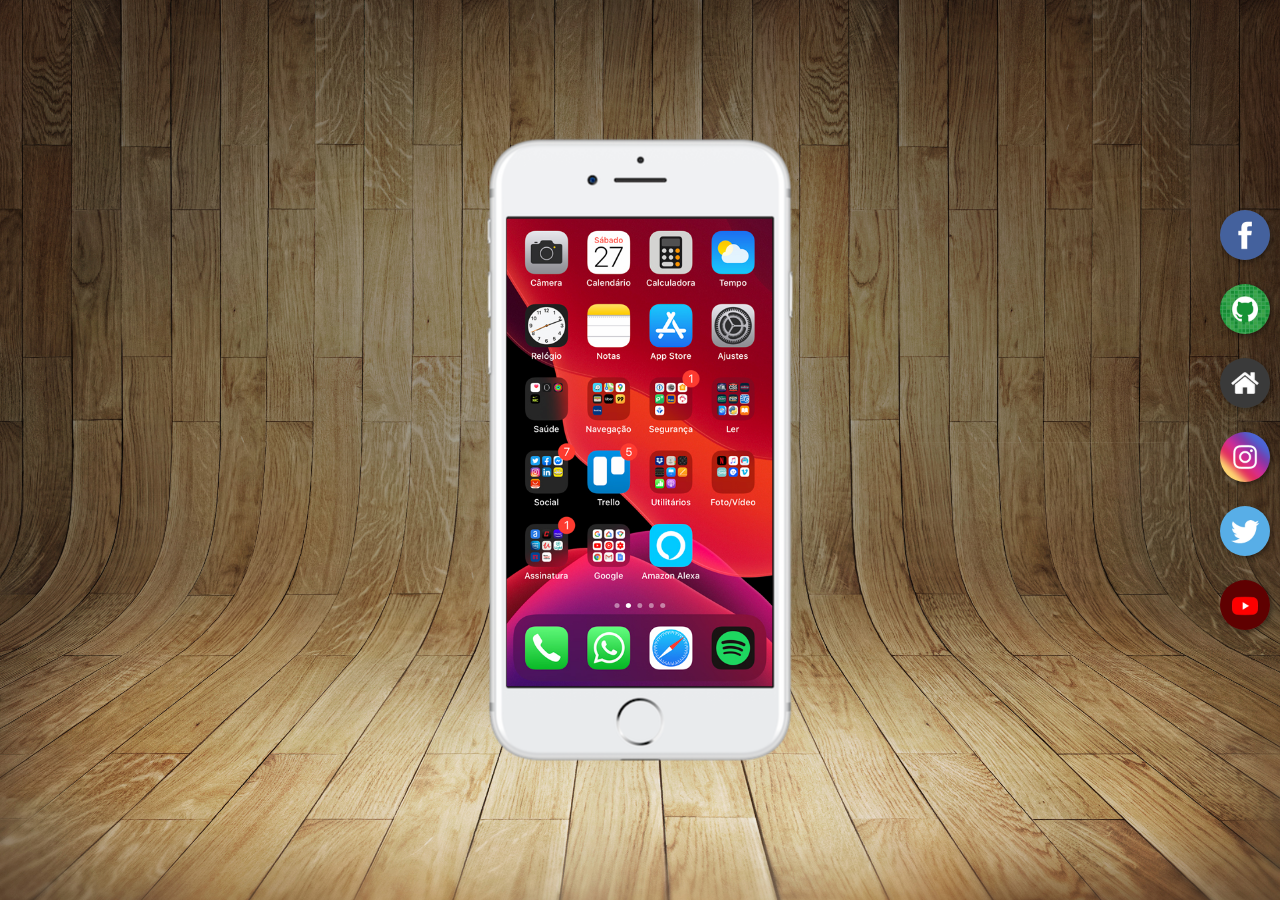
<file: index.html>
<!DOCTYPE html>
<html lang="pt-br">
<head>
    <meta charset="UTF-8">
    <meta name="viewport" content="width=device-width, initial-scale=1.0">
    <link rel="stylesheet" href="estilos/estilos/style.css">
    <title>Projeto Social</title>
</head>
<body>
    <main>

        <section id="telefone">

            <iframe src="redes/home.html" frameborder="0" name="tela" id="tela" >
                Seu navegador não é compativel
            </iframe>

        </section>

        <section id="redes-sociais">


            <a href="redes/facebook.html" target="tela">
                <img src="pacote-d013/imagens/logo-facebook.jpg" alt="Facebook">
            </a> <br>

            <a href="redes/github.html" target="tela"><img src="pacote-d013/imagens/logo-github.jpg" alt="GitHub">
            </a><br>

            <a href="redes/home.html" target="tela"><img src="pacote-d013/imagens/logo-home.jpg" alt="Home">
            </a><br>

            <a href="redes/instagram.html" target="tela">
                <img src="pacote-d013/imagens/logo-instagram.jpg" alt="Instagram">
            </a><br>

            <a href="redes/twiter.html" target="tela">
                <img src="pacote-d013/imagens/logo-twitter.jpg" alt="redes/Twitter">
            </a><br>

            <a href="redes/youtube.html" target="tela">
                <img src="pacote-d013/imagens/logo-youtube.jpg" alt="Youtube">
            </a>
        </section>

    </main>

    
</body>
</html>
</file>
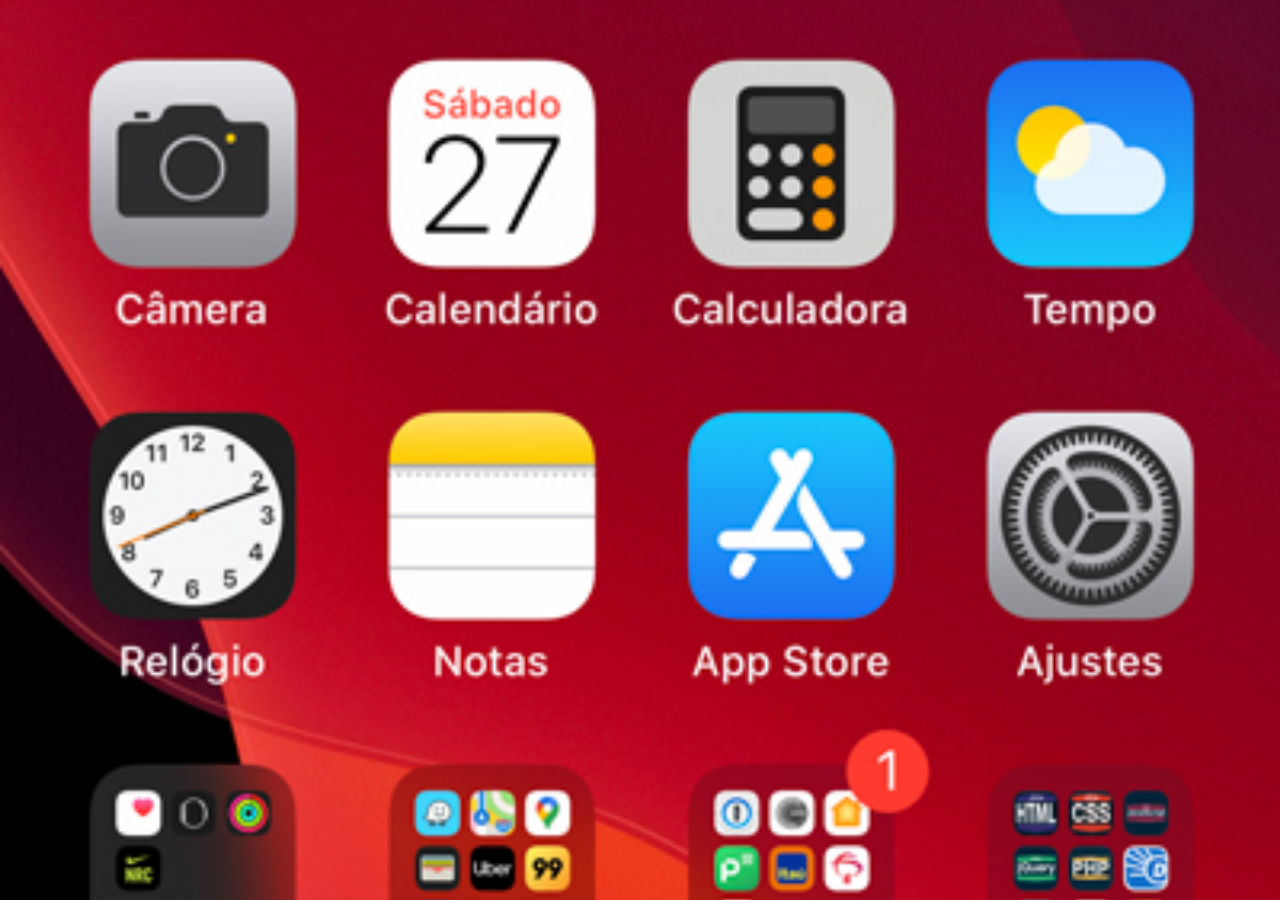
<file: home.html>
<!DOCTYPE html>
<html lang="pt-br">
<head>
    <meta charset="UTF-8">
    <meta name="viewport" content="width=device-width, initial-scale=1.0">
    <title>Home</title>
    <style>
        *{
            margin: 0px;
            padding: 0px;
        }
        body{
            
            background: url(imagens/pacote-d013/imagens/tela-home.jpg) no-repeat top center;
            background-color: black;
            background-size: cover;

        }
    </style>
</head>
<body>
    
</body>
</html>
</file>
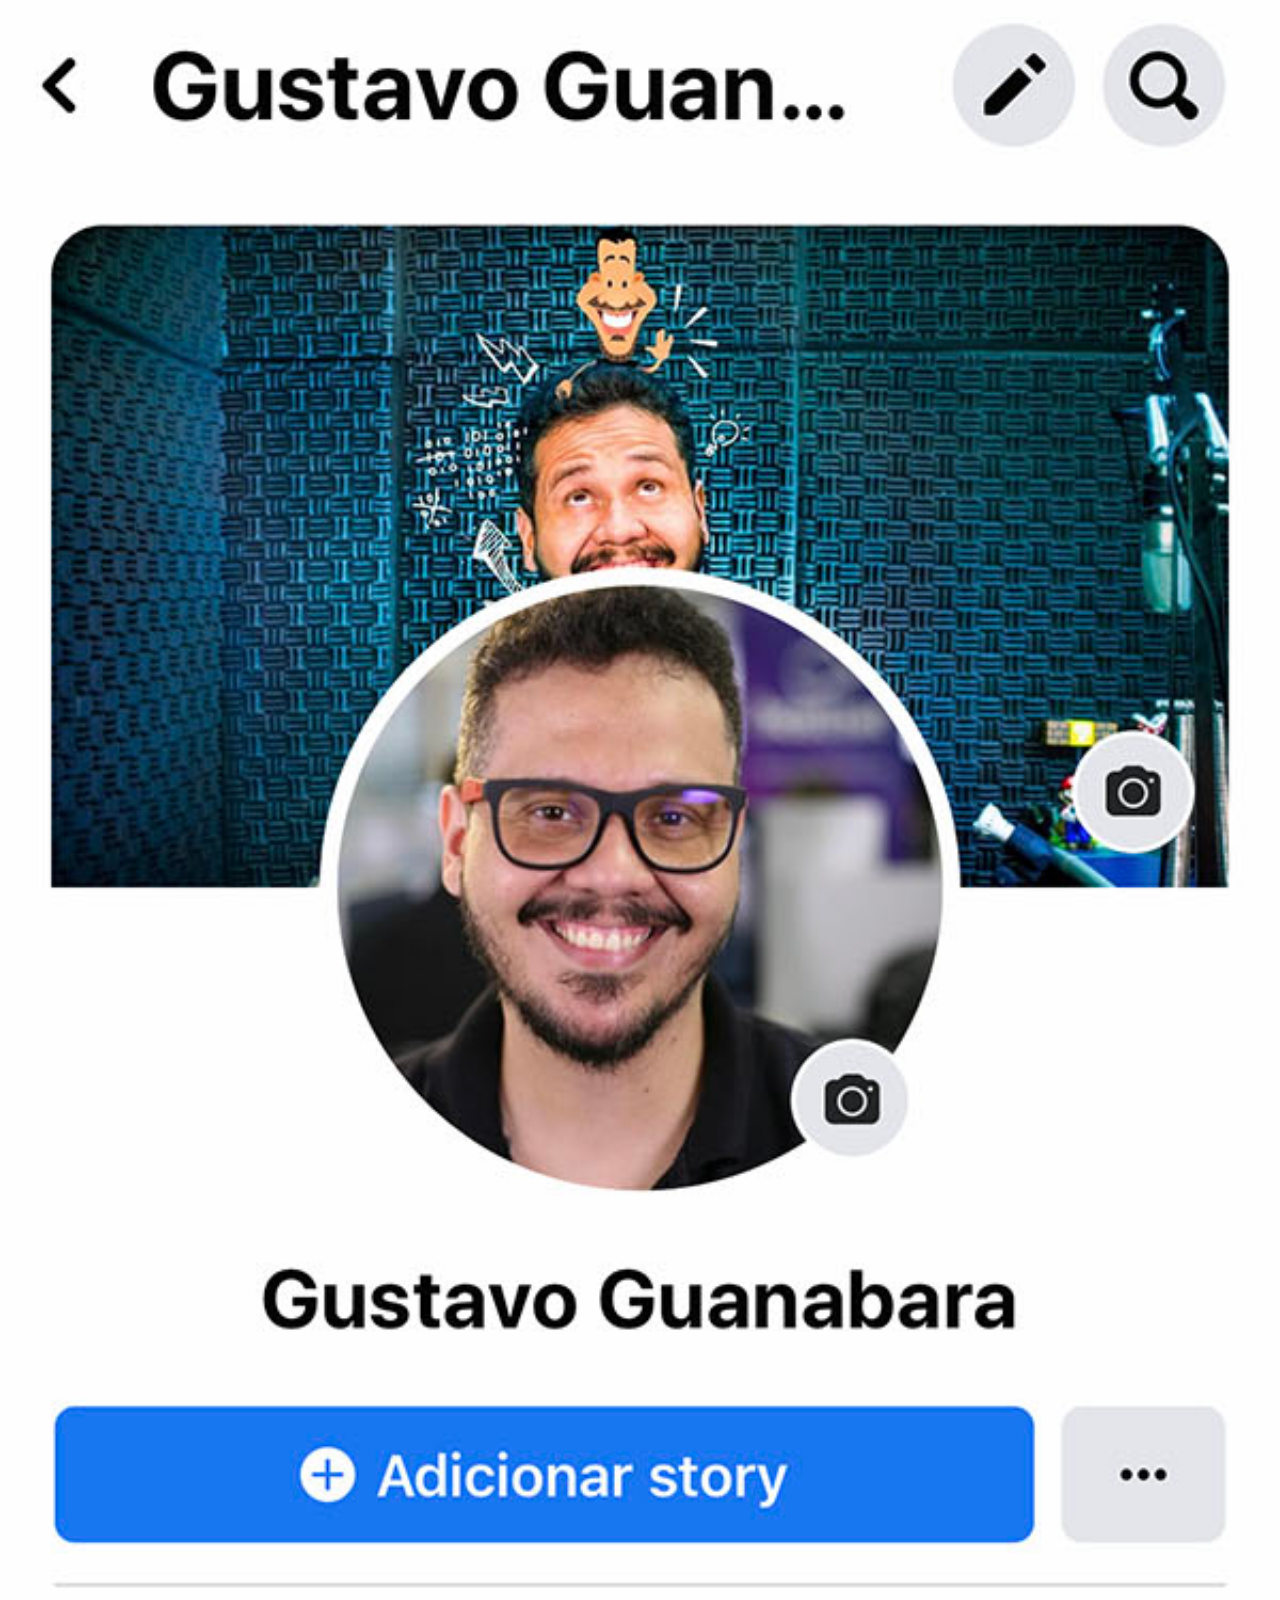
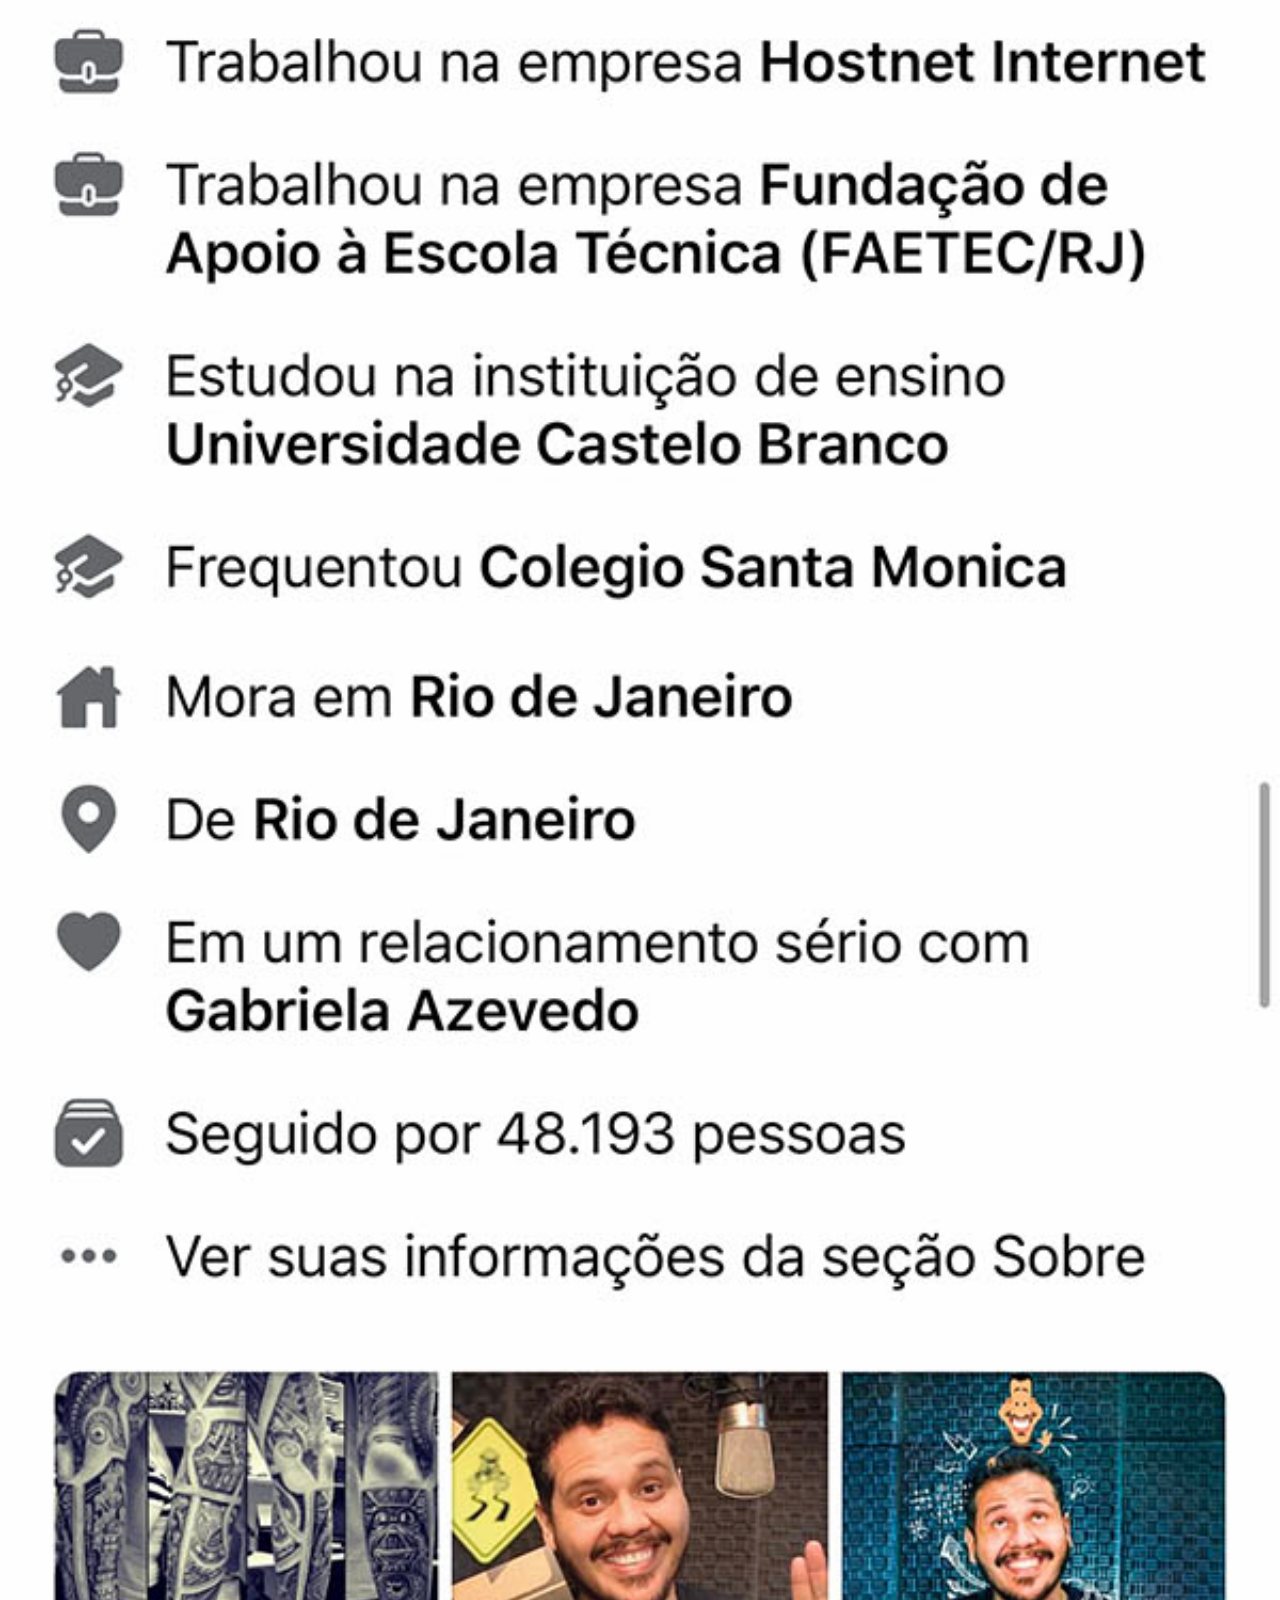
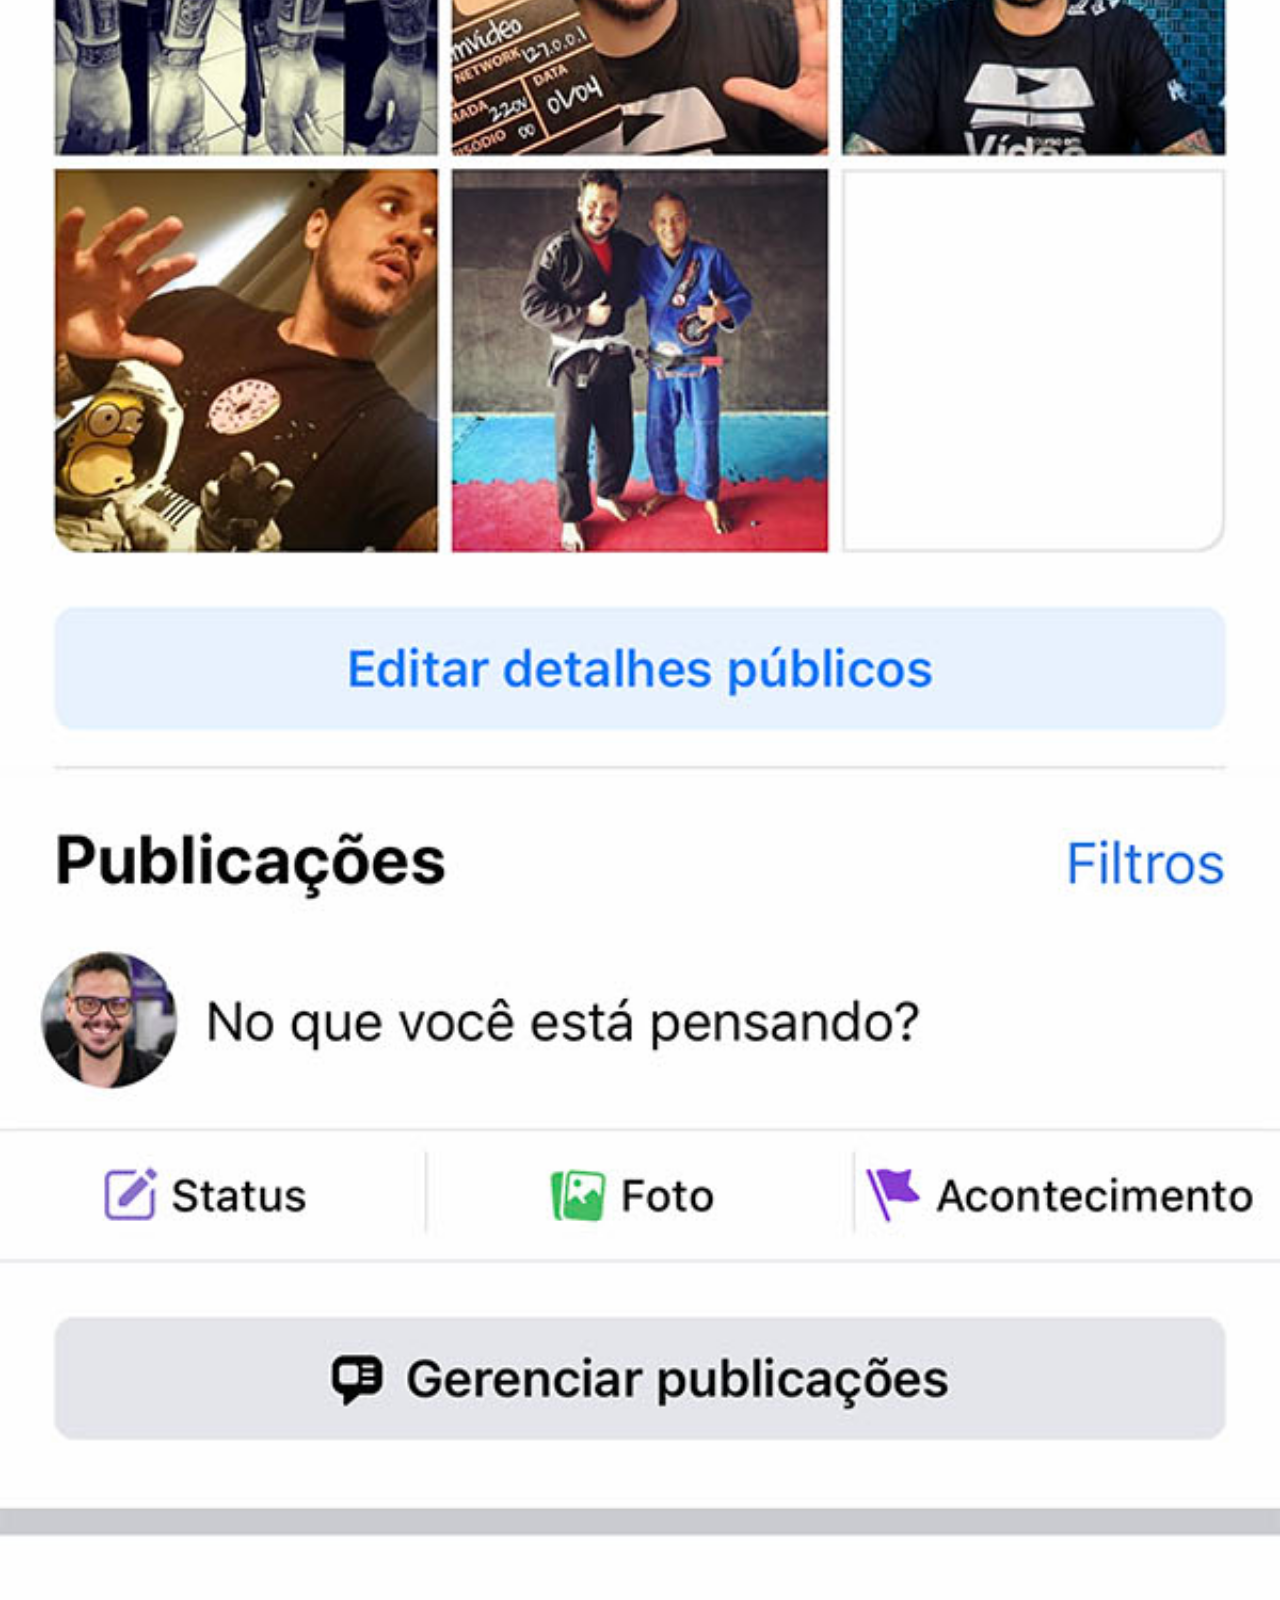
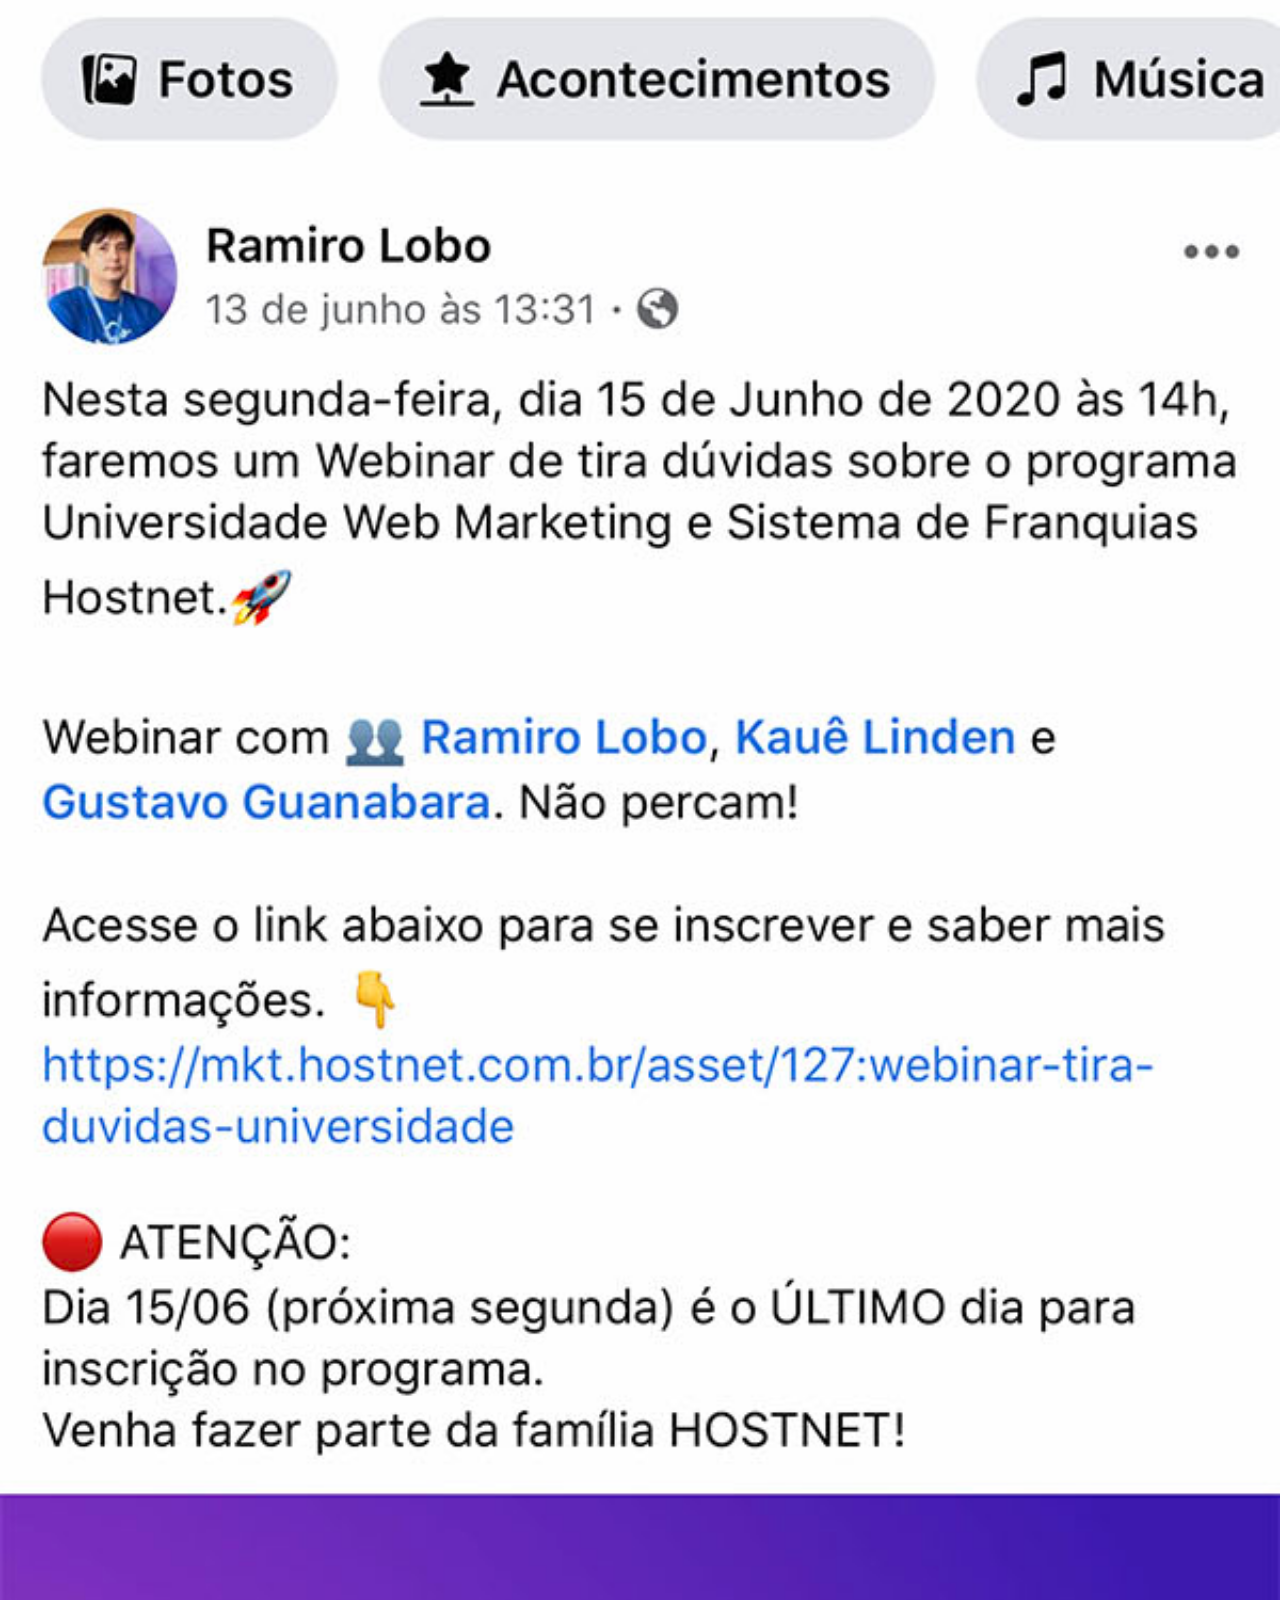
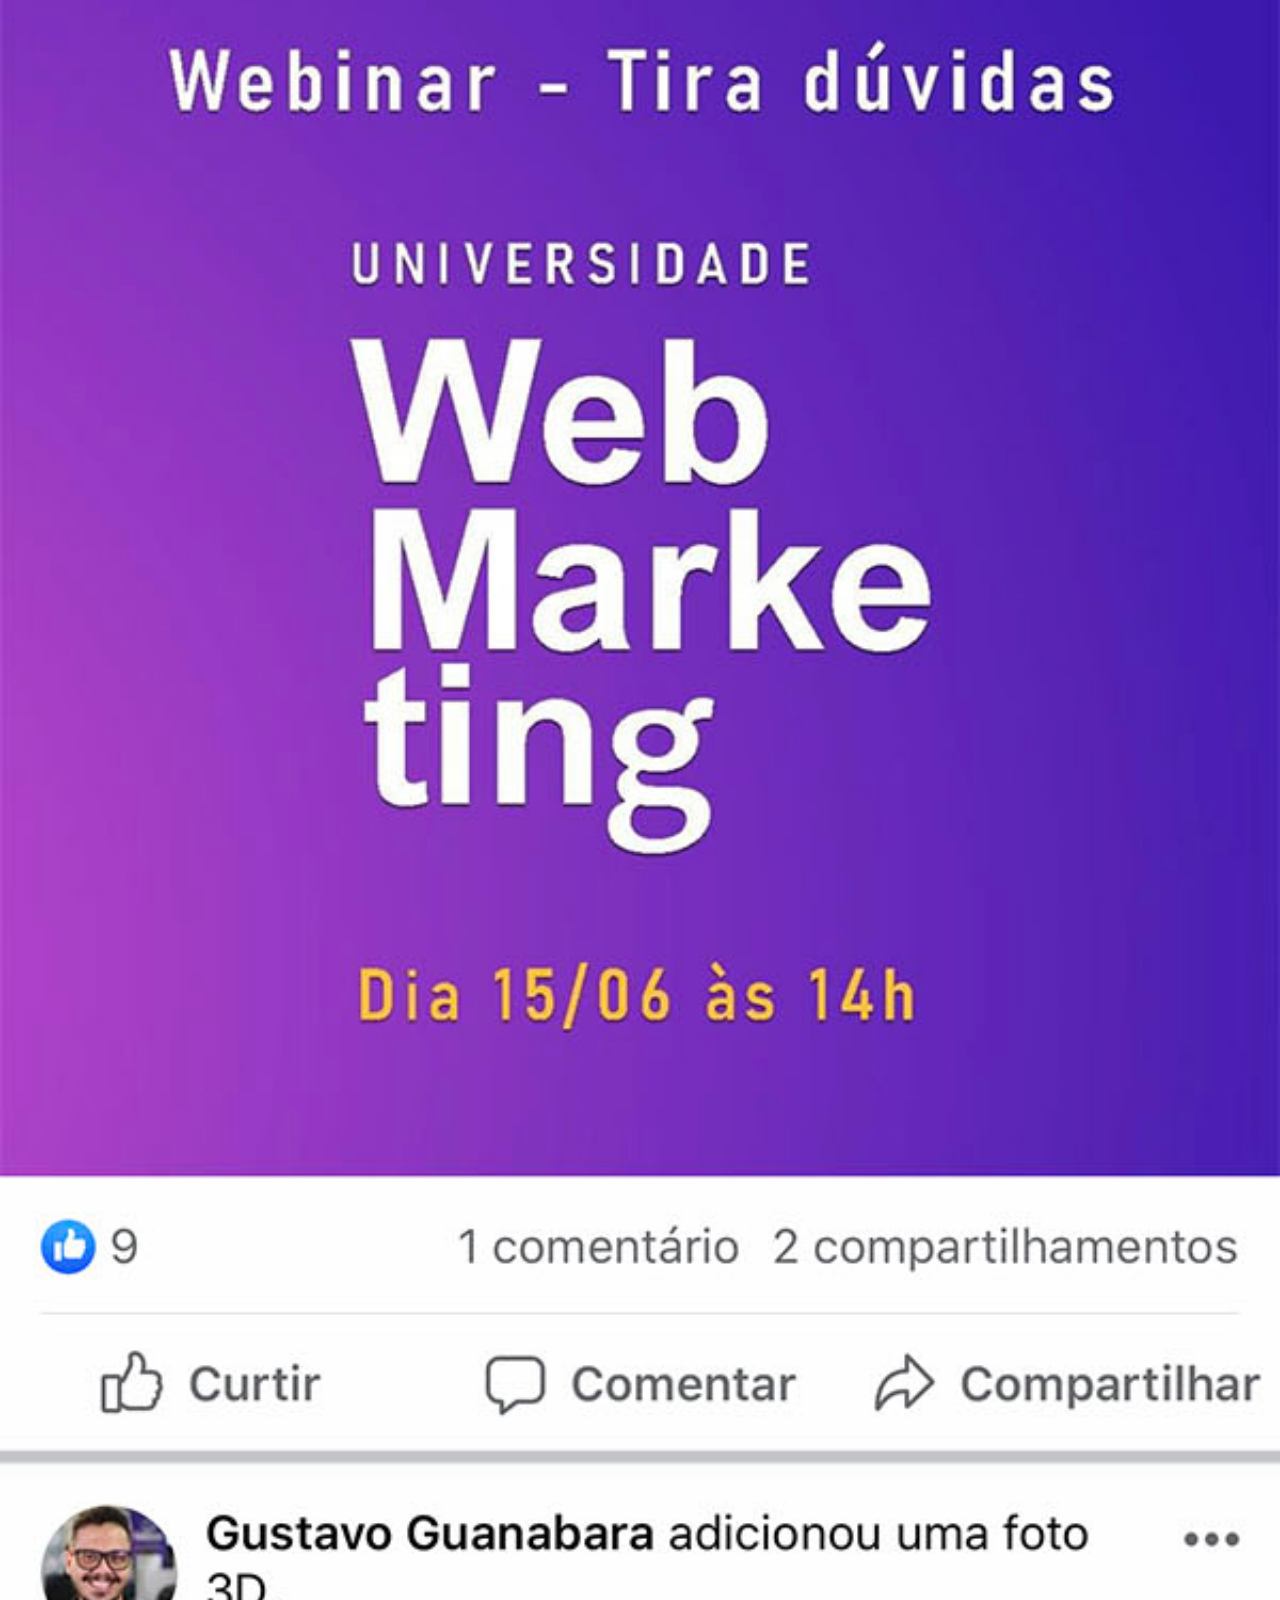
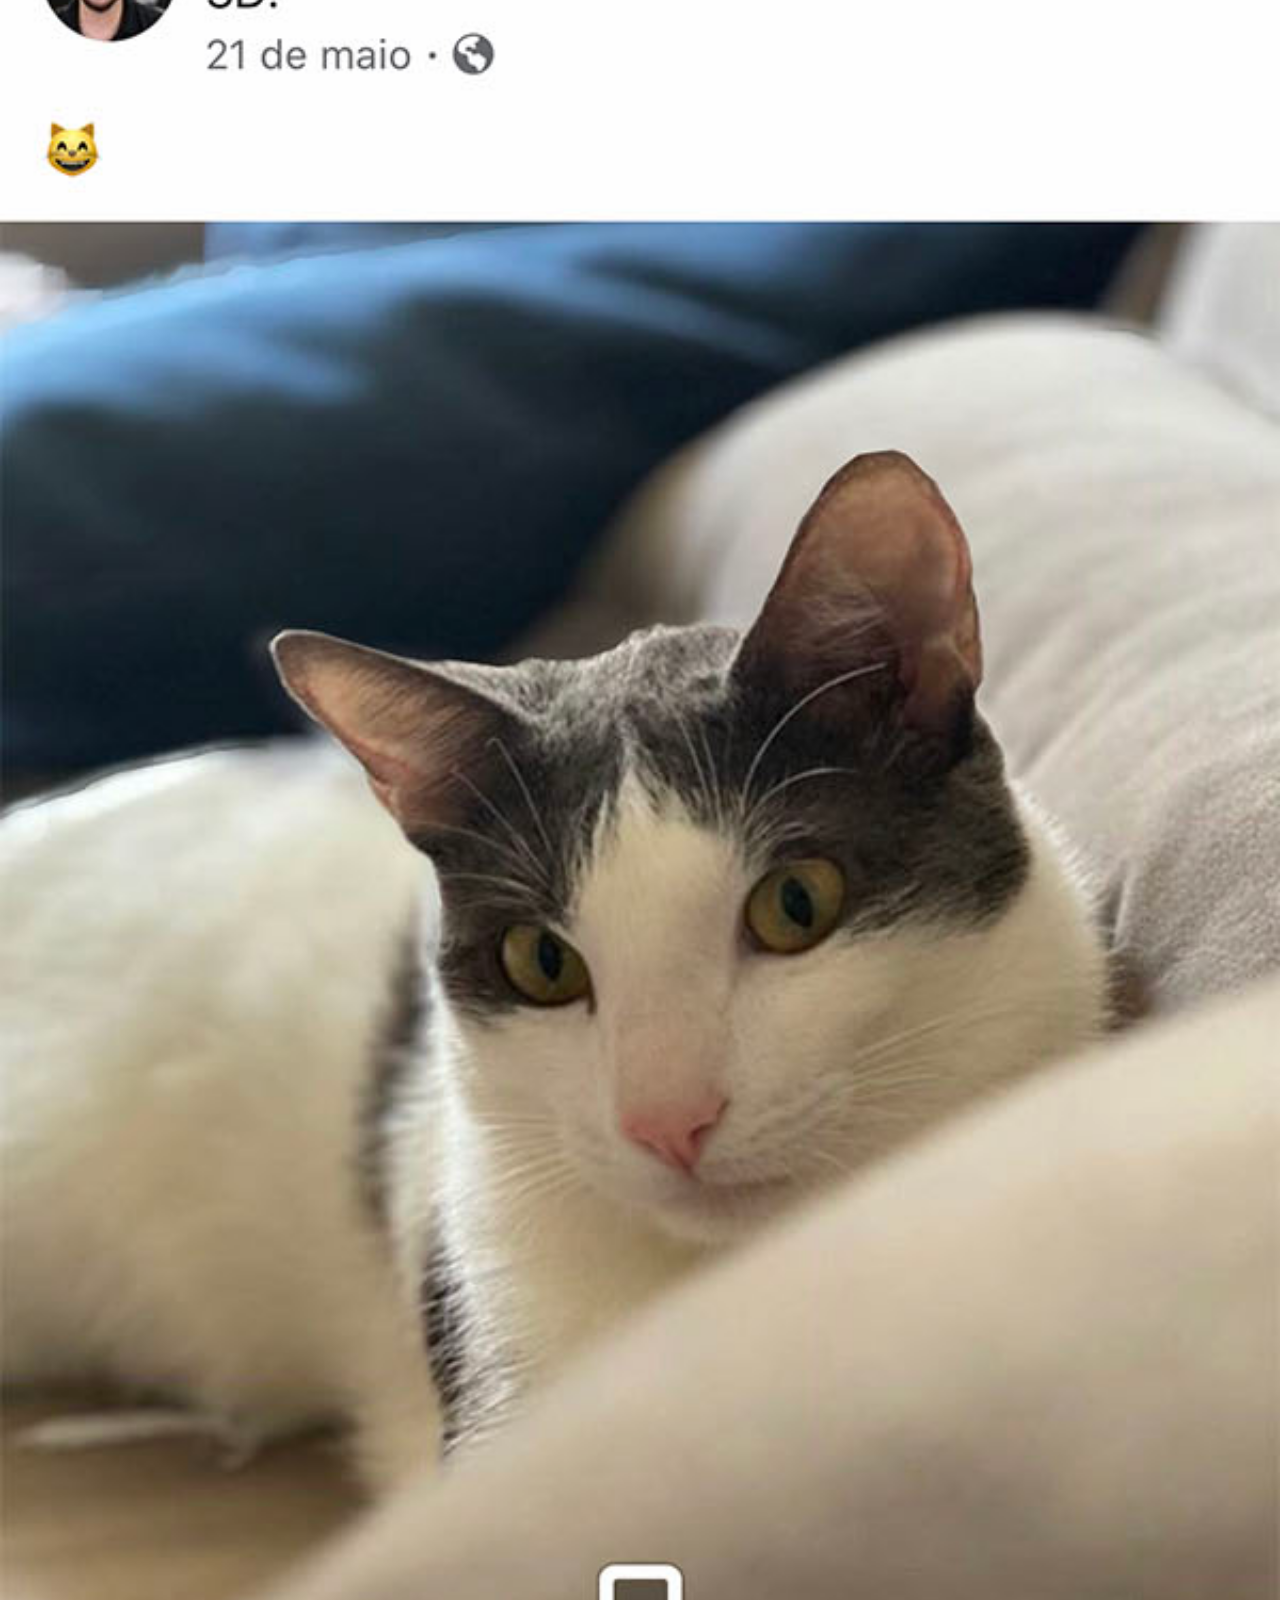
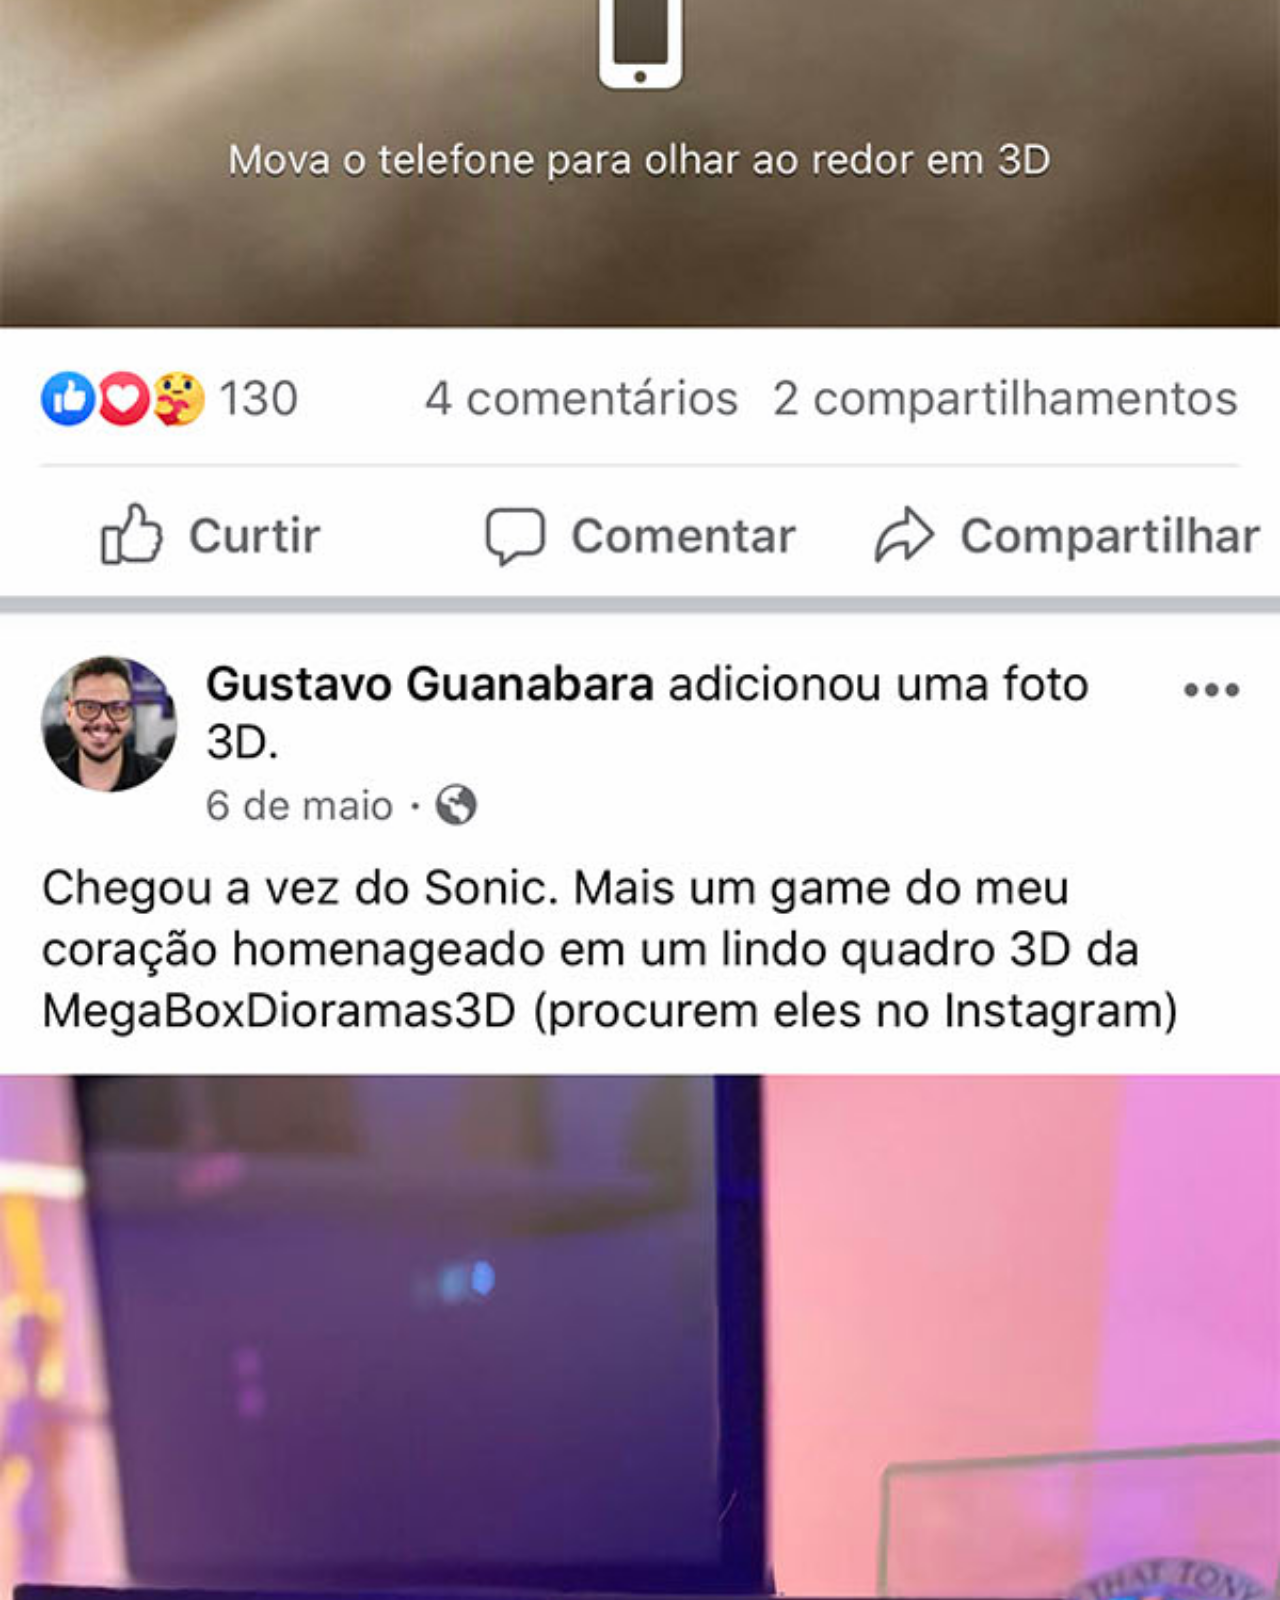
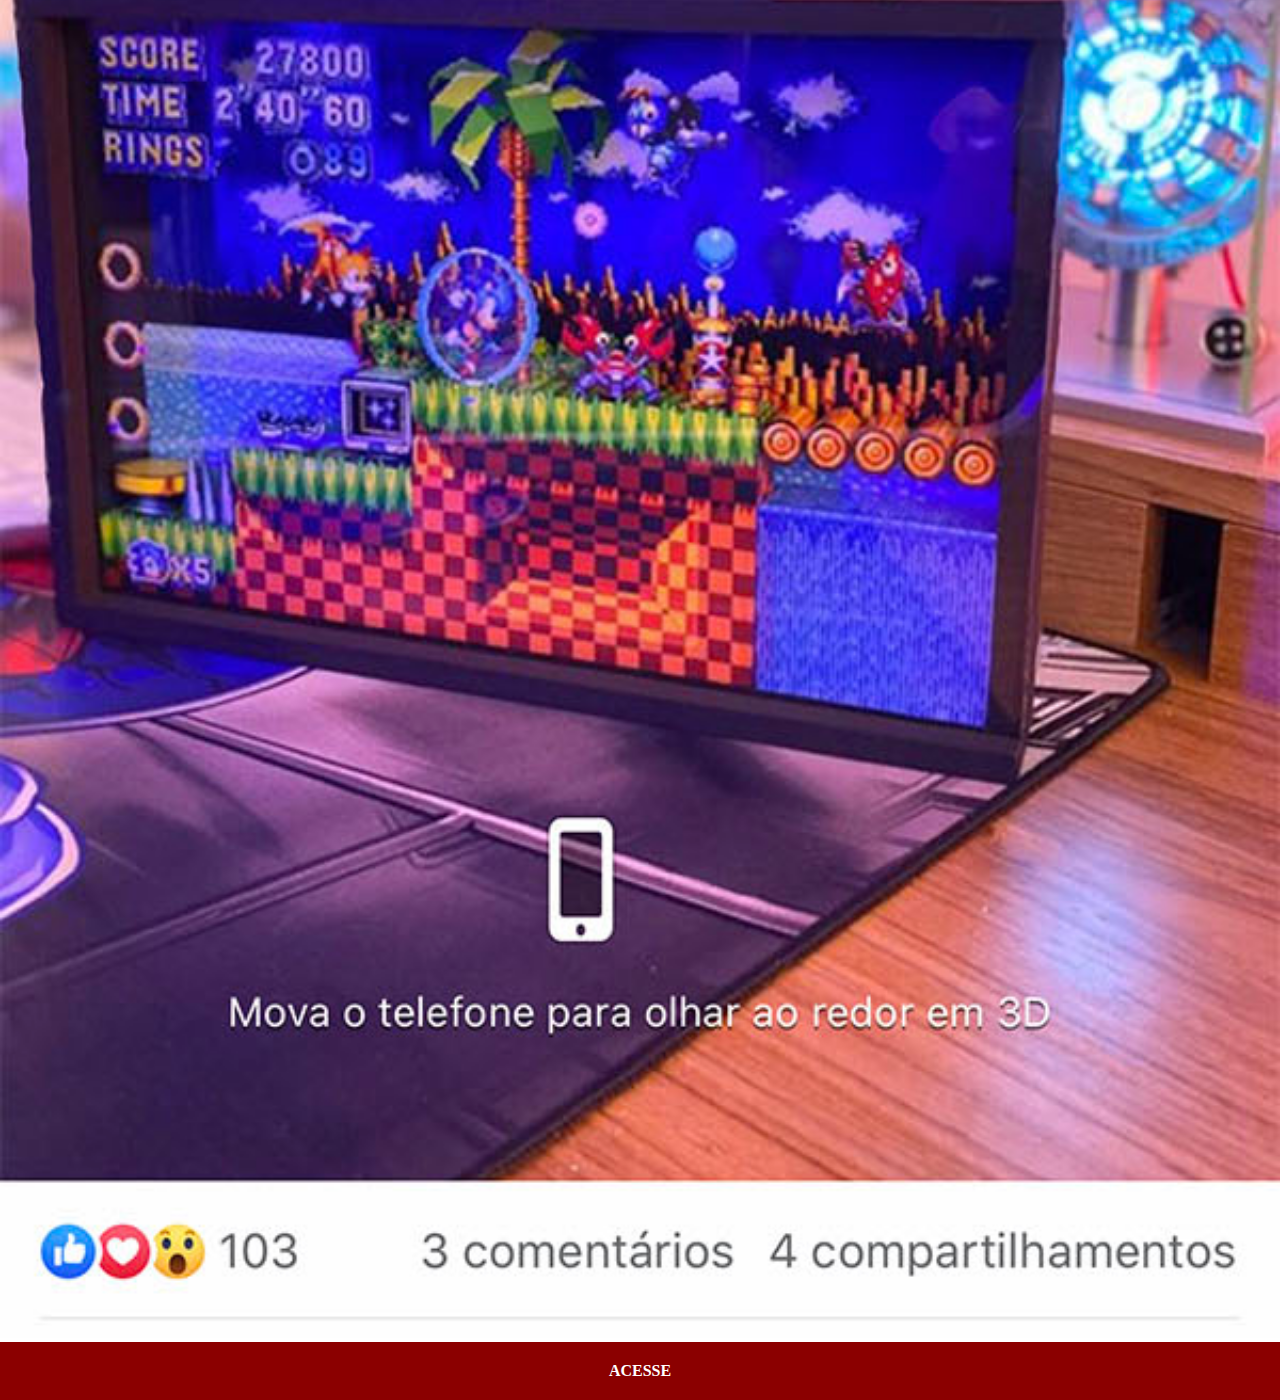
<file: redes/facebook.html>
<!DOCTYPE html>
<html lang="pt-br">
<head>
    <meta charset="UTF-8">
    <meta name="viewport" content="width=device-width, initial-scale=1.0">
    <title>Facebook</title>
    <link rel="stylesheet" href="../estilos/estilos/social.css">

</head>
<body>

    <img src="../pacote-d013/imagens/tela-facebook.jpg" alt="">
    <a href="https://www.facebook.com/?locale=pt_BR" target="_blank">ACESSE</a>
    
</body>
</html>
</file>
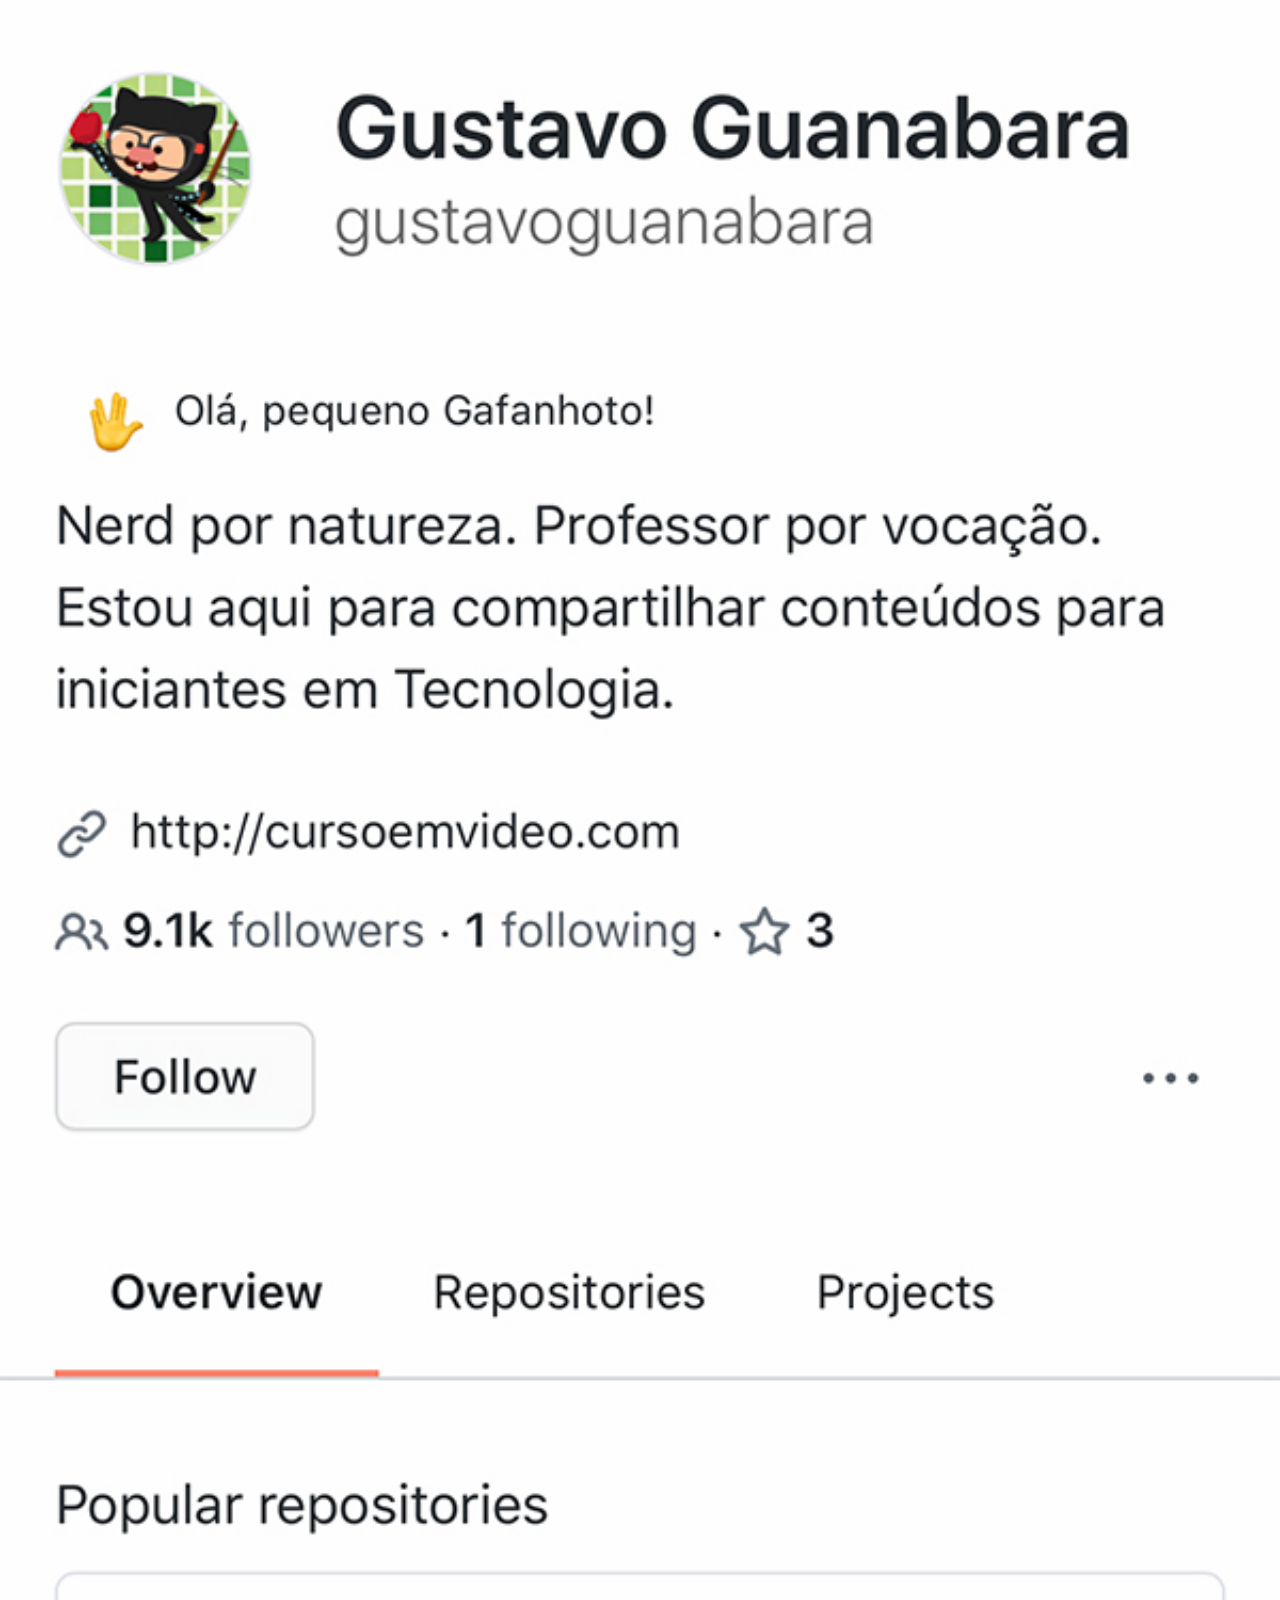
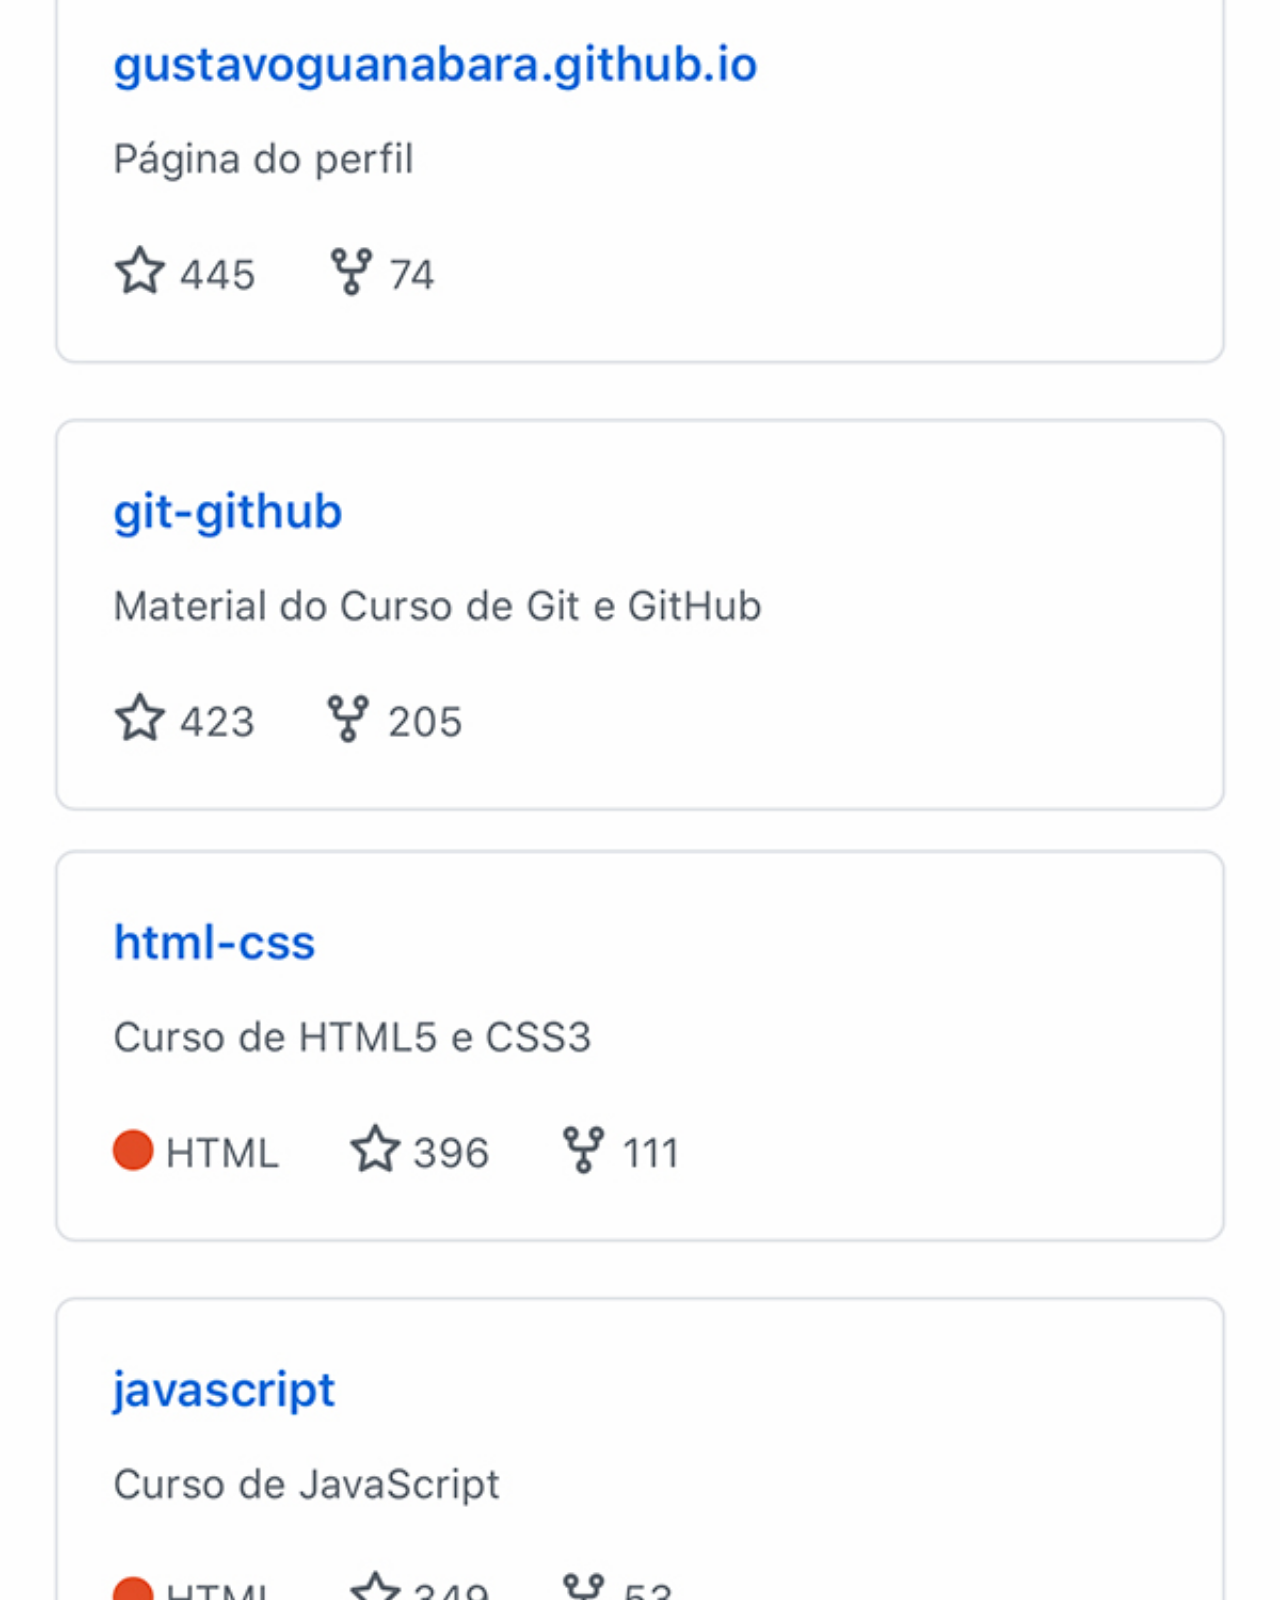
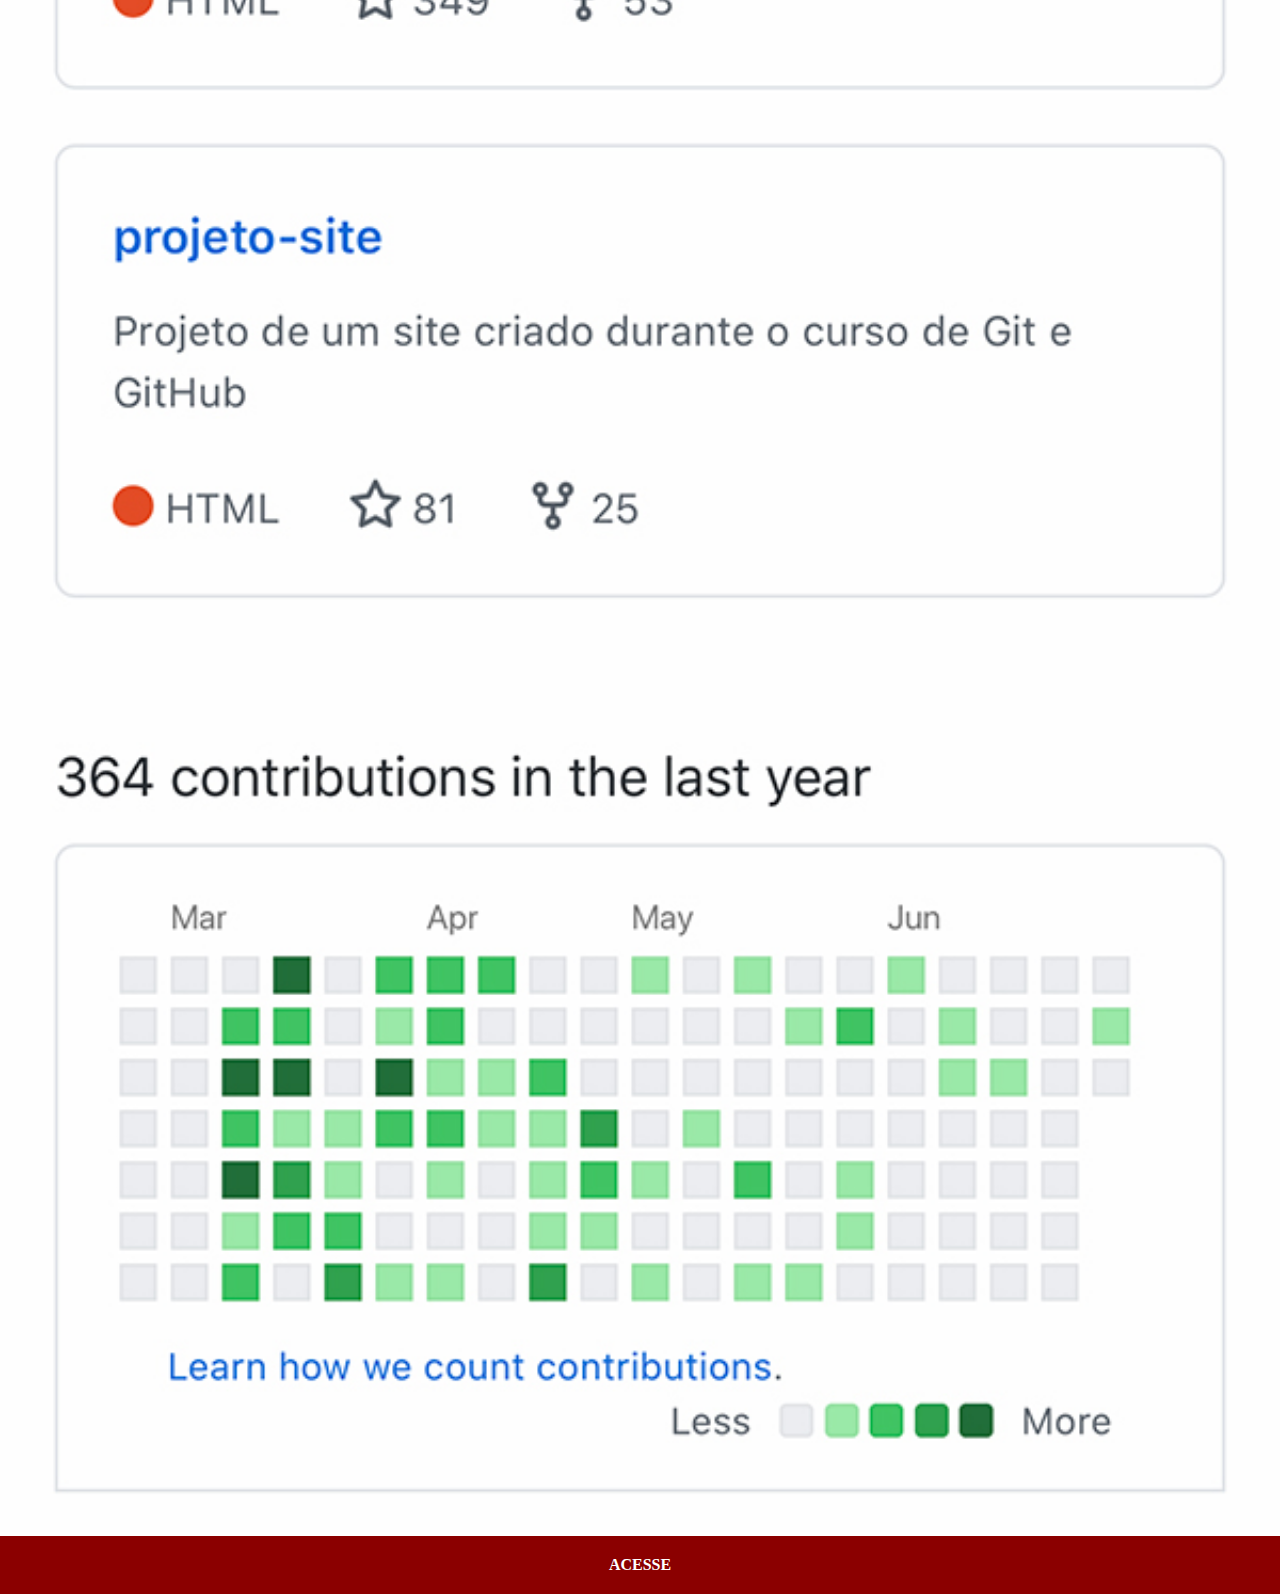
<file: redes/github.html>
<!DOCTYPE html>
<html lang="pt-br">
<head>
    <meta charset="UTF-8">
    <meta name="viewport" content="width=device-width, initial-scale=1.0">
    <link rel="stylesheet" href="../estilos/estilos/social.css">
    <title>Github</title>
</head>
<body>
        <img src="../pacote-d013/imagens/tela-github.jpg" alt="Youtube">
        <a href="https://gustavoguanabara.github.io/" target="_blank">ACESSE</a>

</body>
</html>
</file>
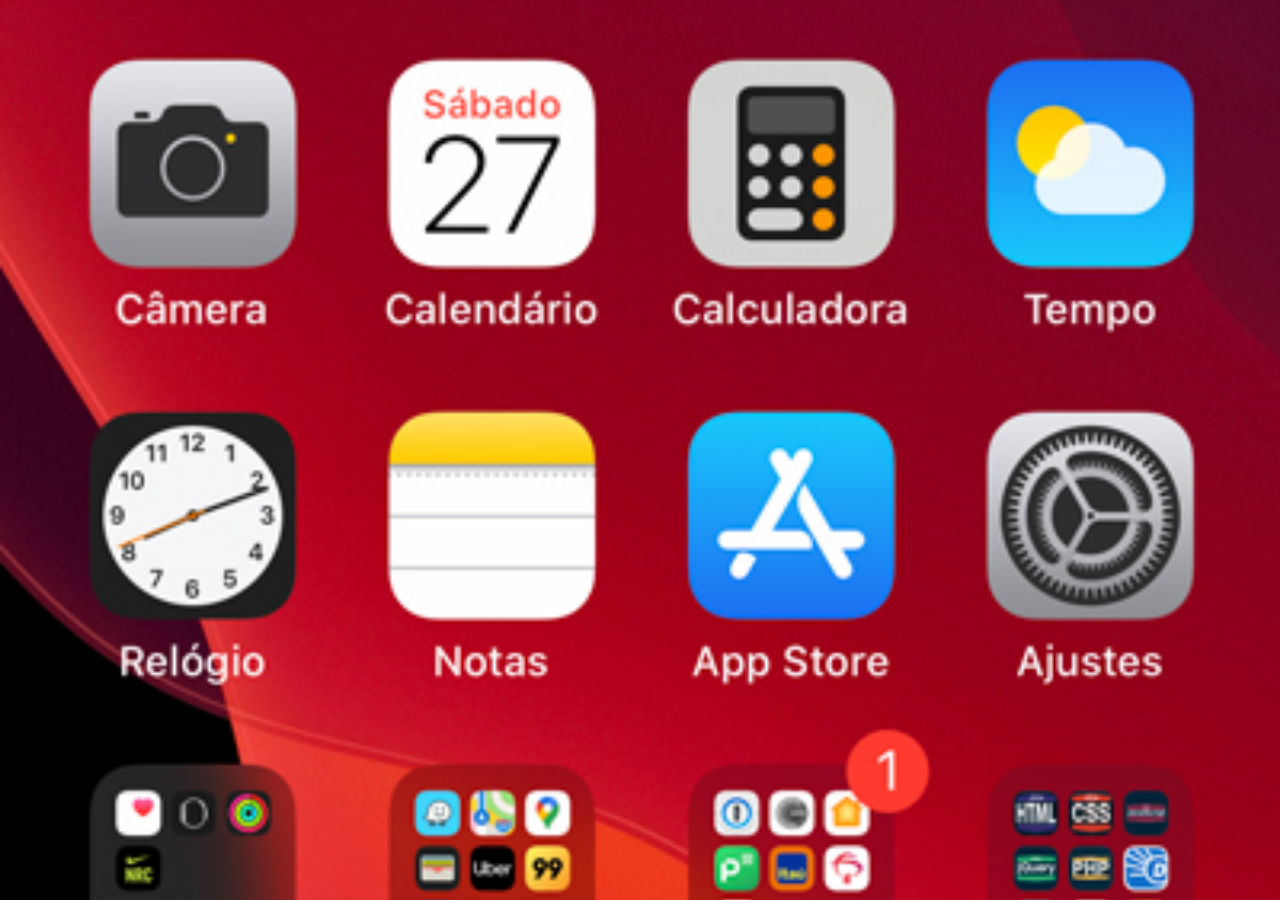
<file: redes/home.html>
<!DOCTYPE html>
<html lang="pt-br">
<head>
    <meta charset="UTF-8">
    <meta name="viewport" content="width=device-width, initial-scale=1.0">
    <title>Home</title>
    <style>
        *{
            margin: 0px;
            padding: 0px;
        }
        body{
            
            background: url(../pacote-d013/imagens/tela-home.jpg) no-repeat top center;
            background-color: black;
            background-size: cover;

        }
    </style>
</head>
<body>
    
</body>
</html>
</file>
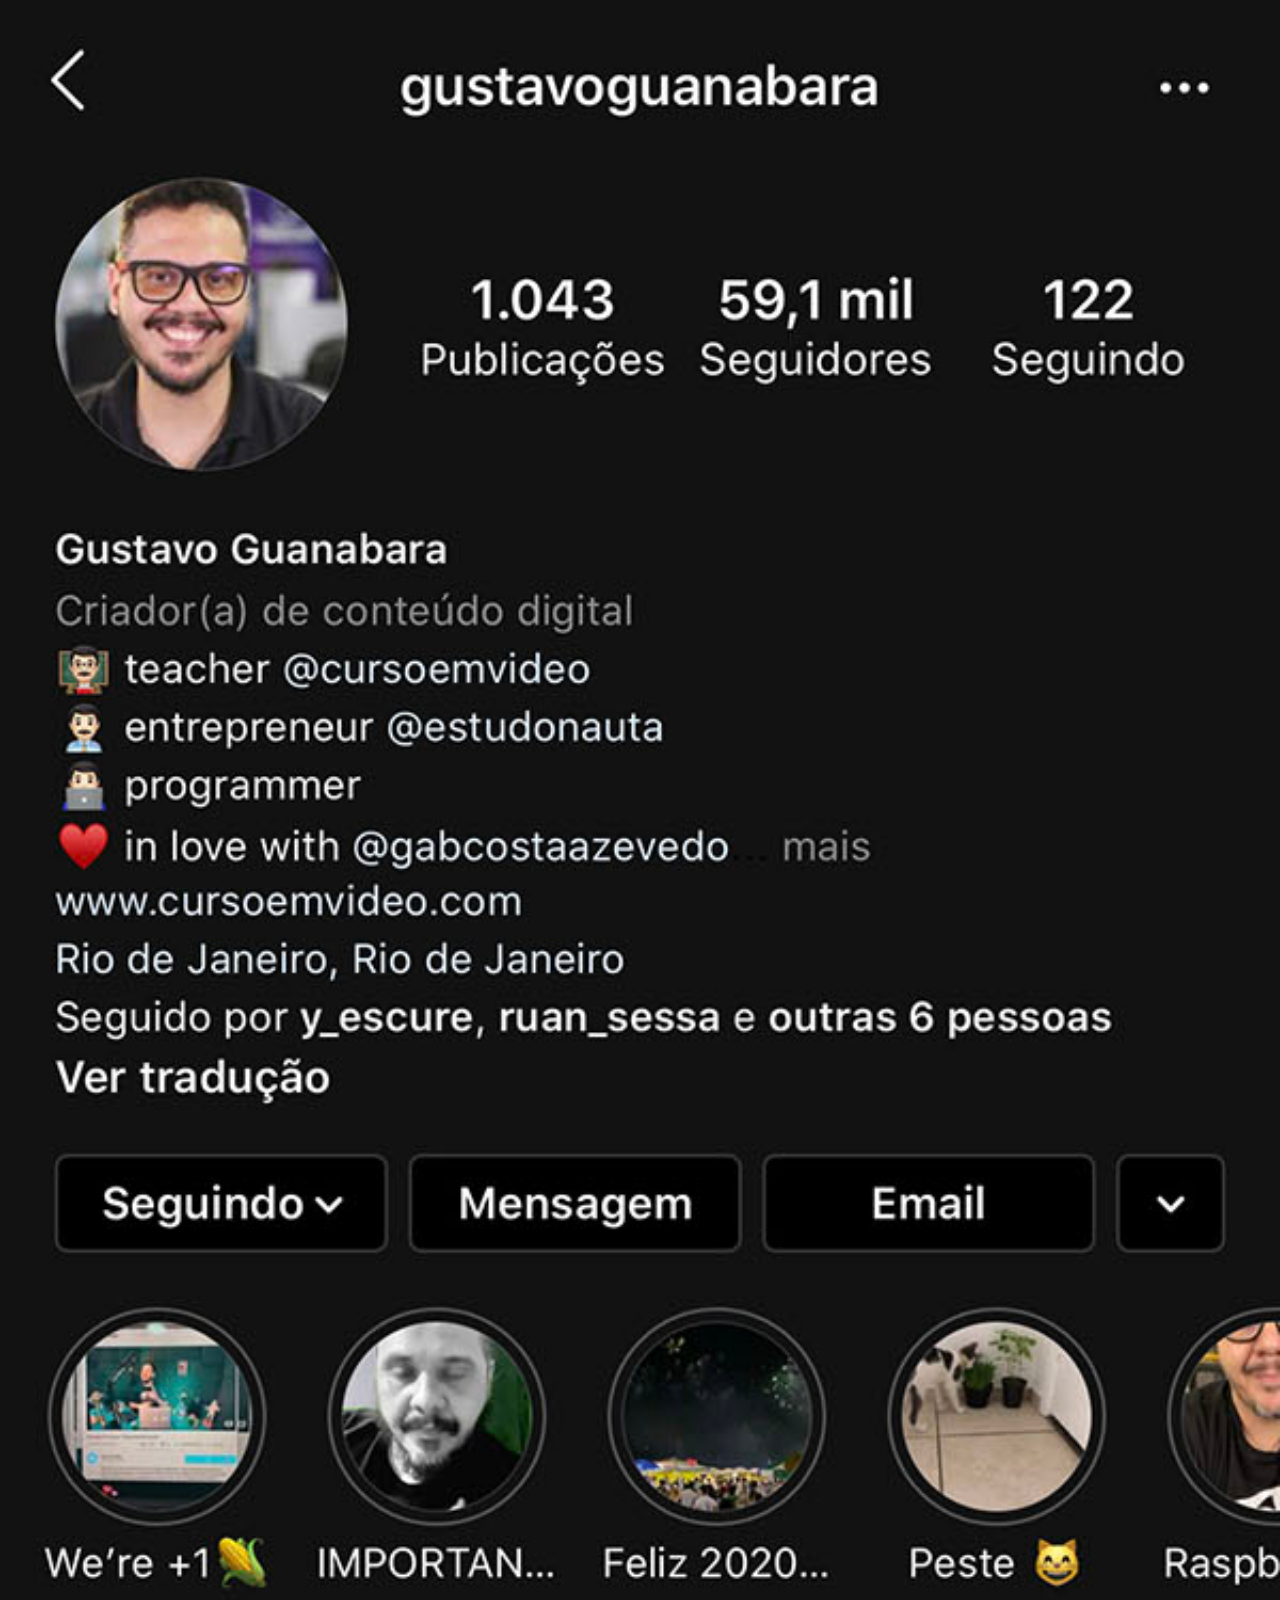
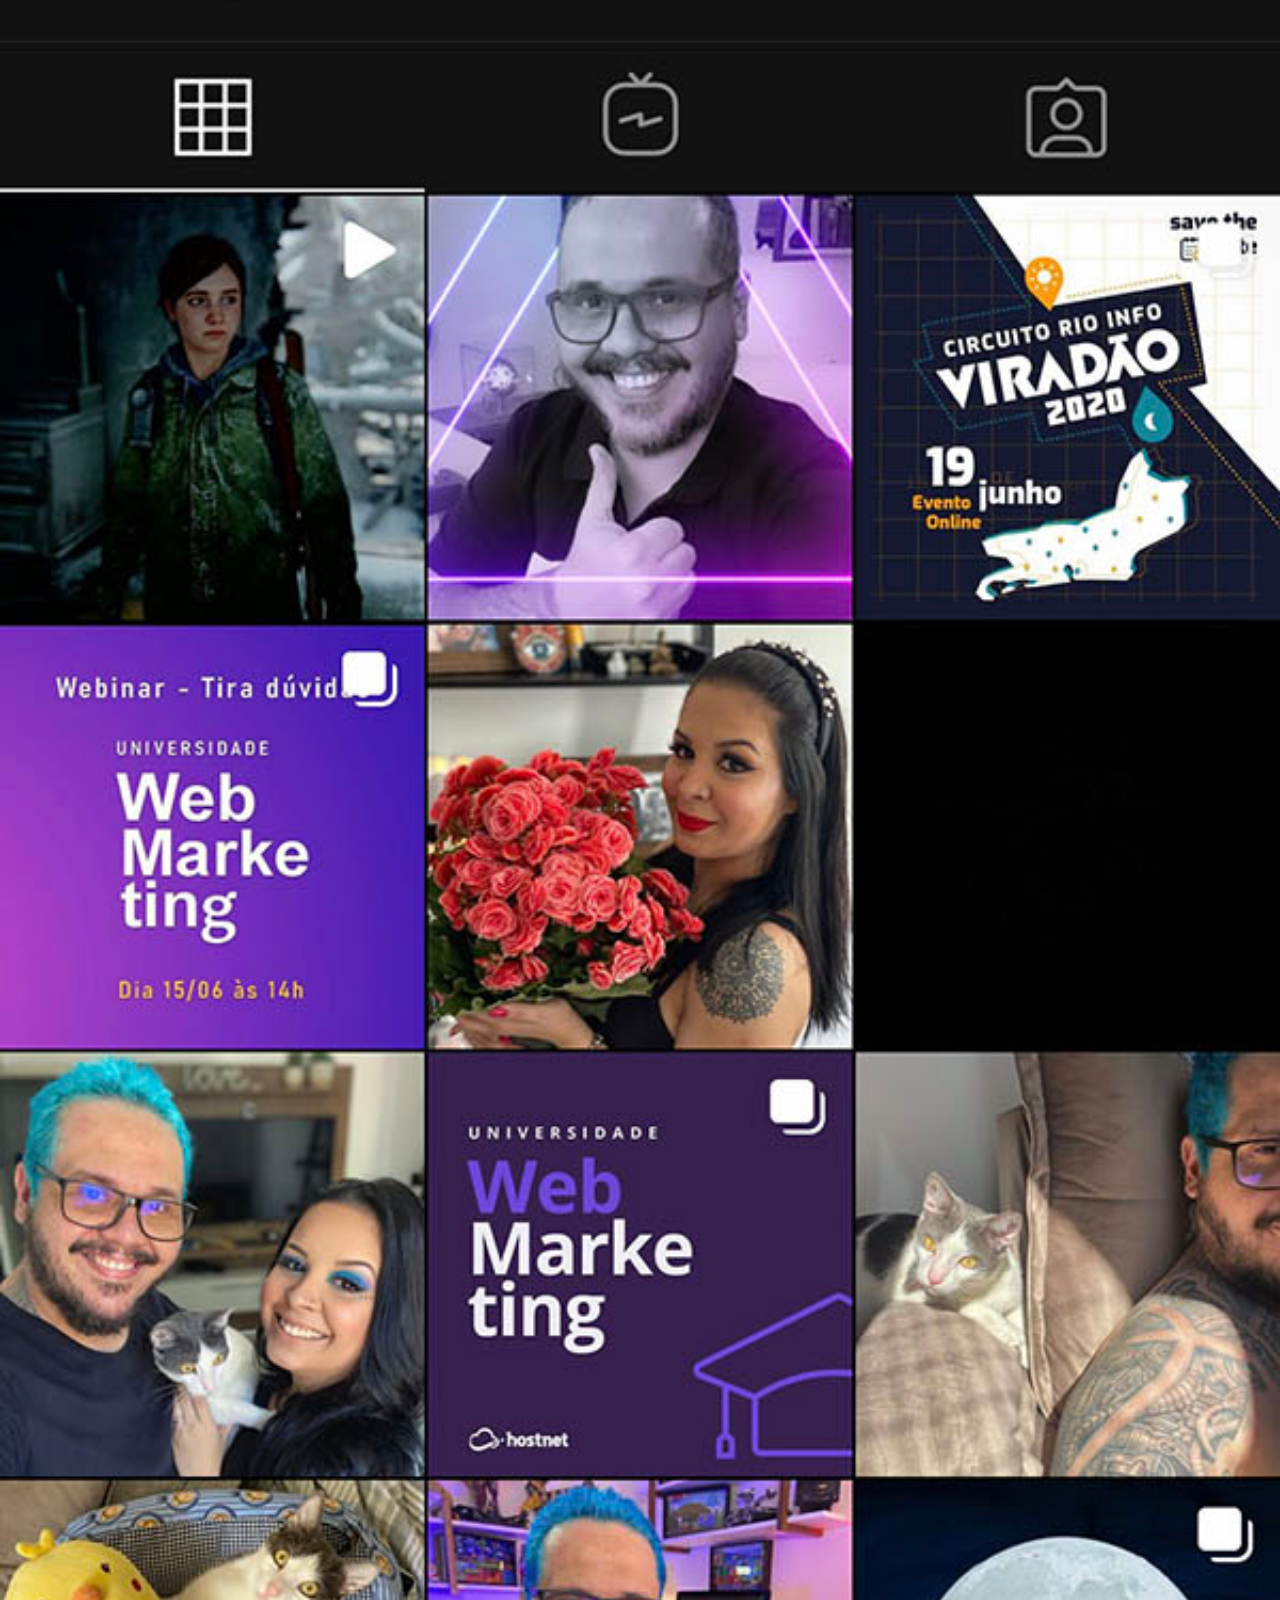
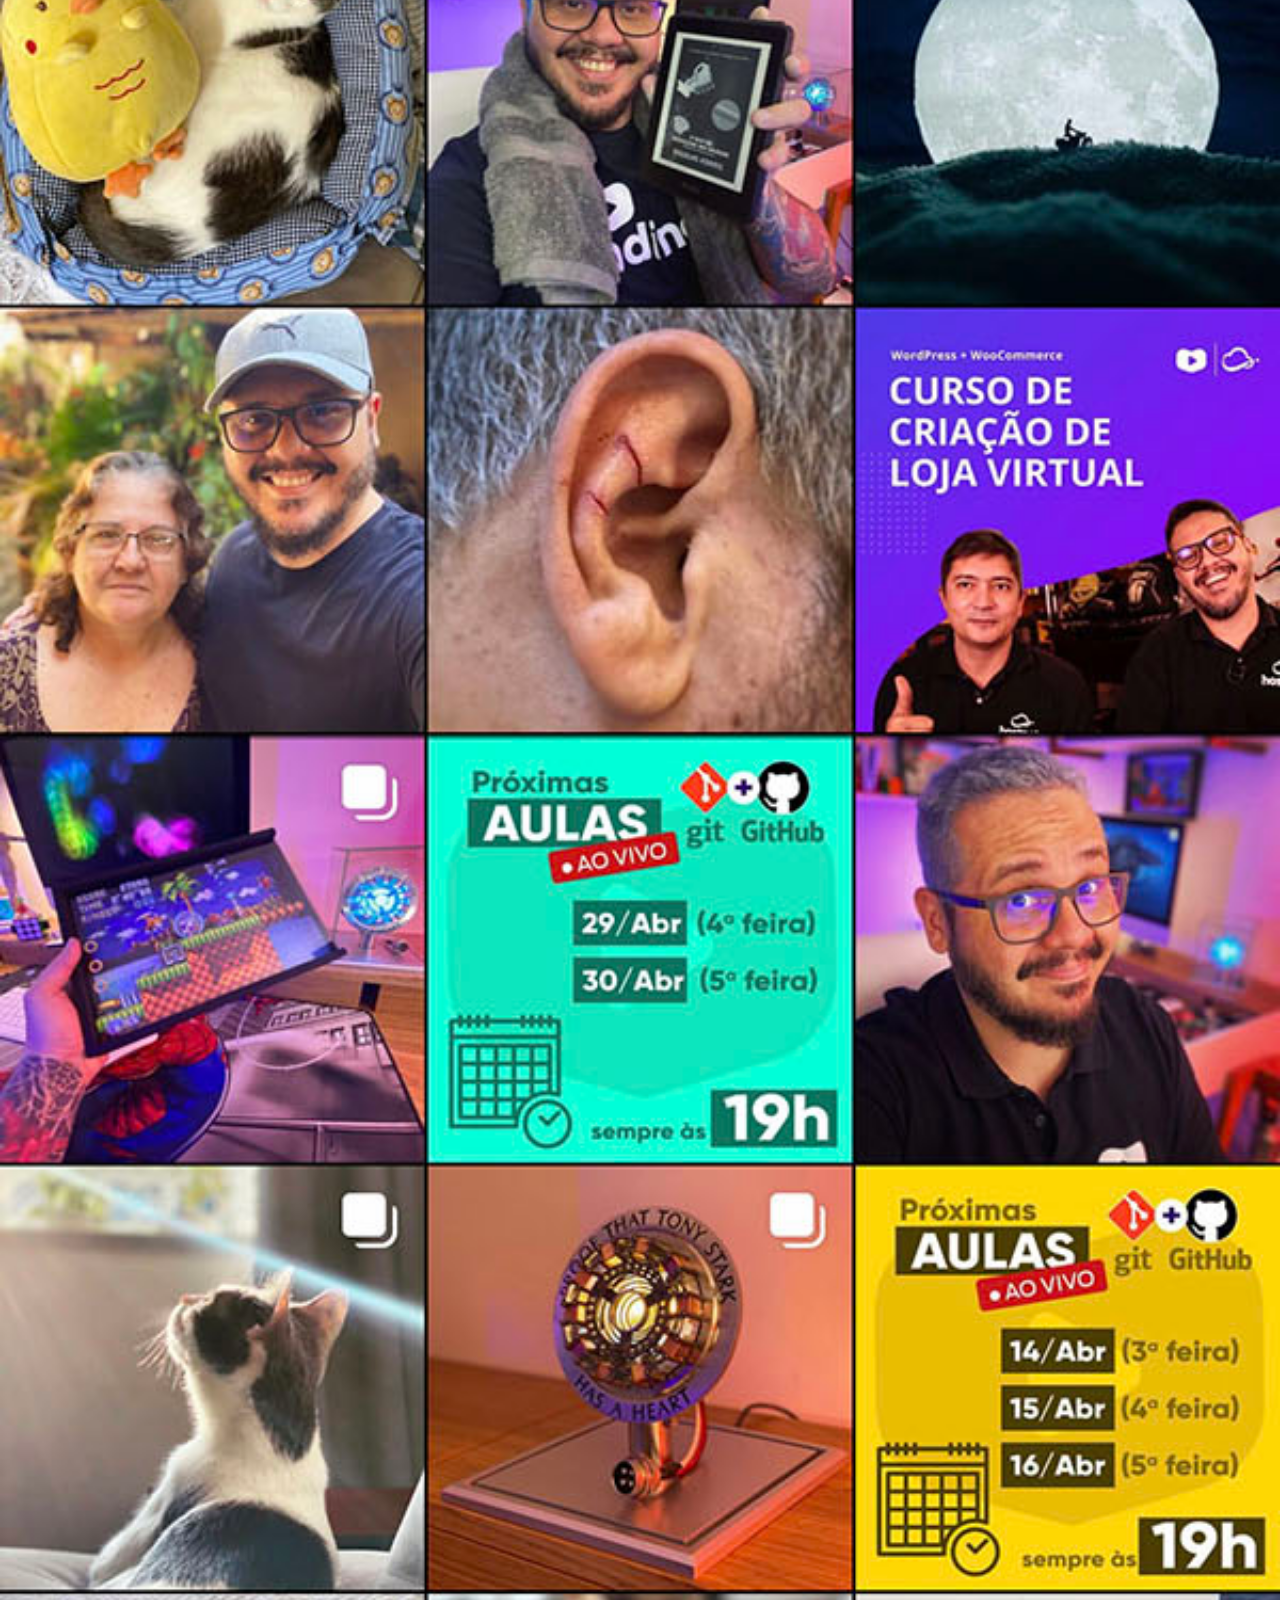
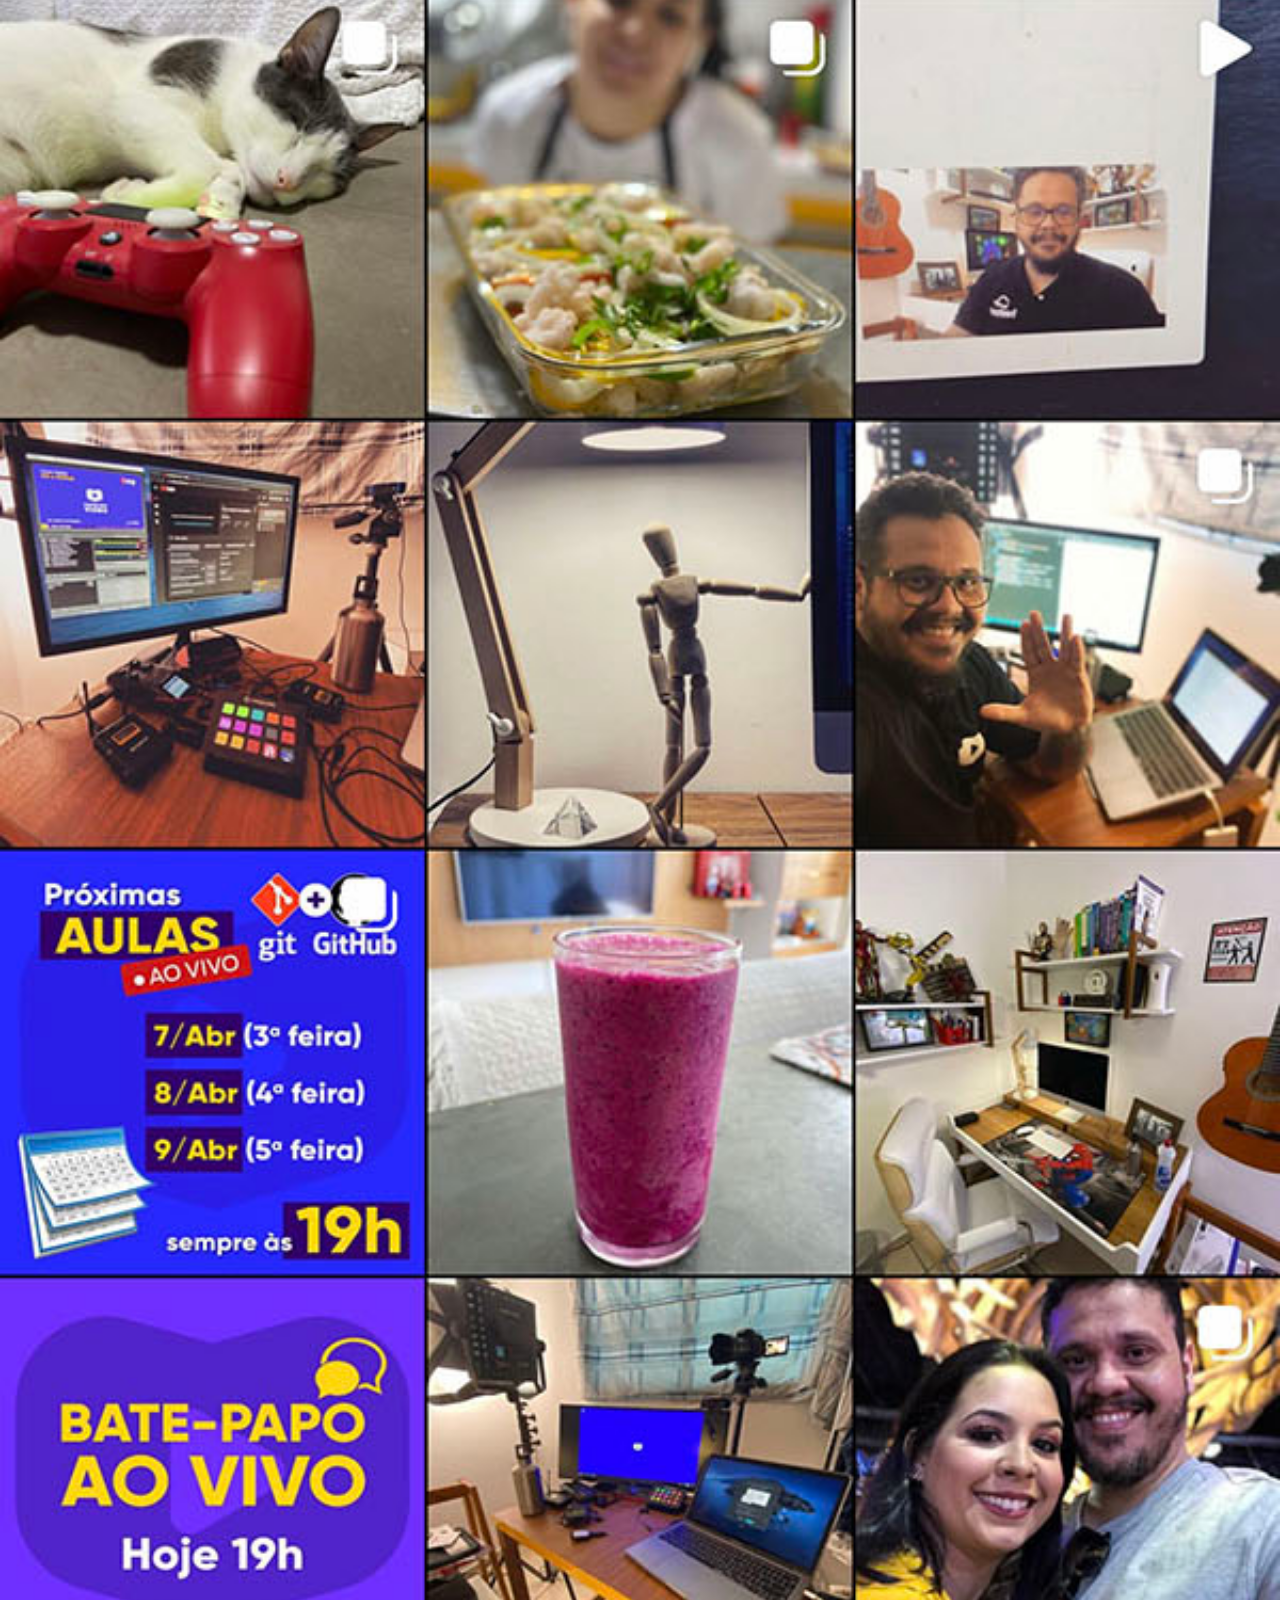
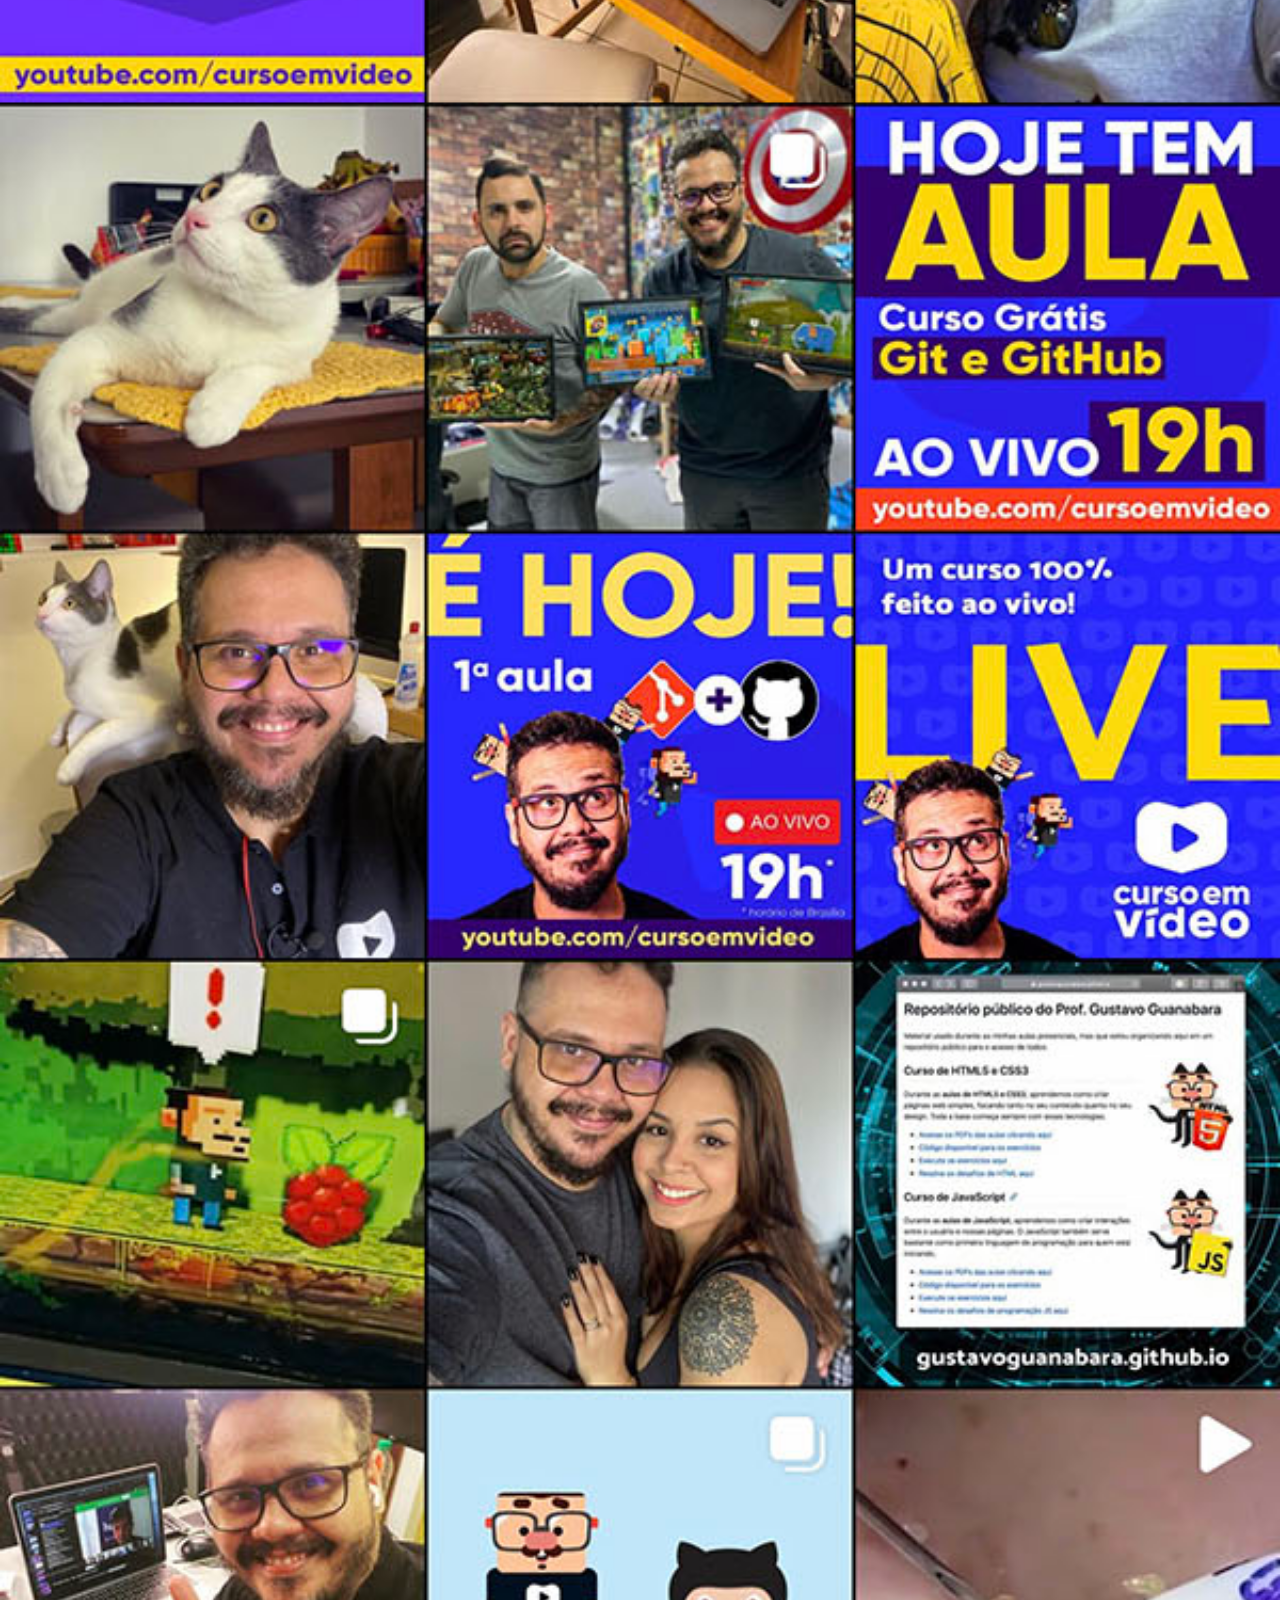
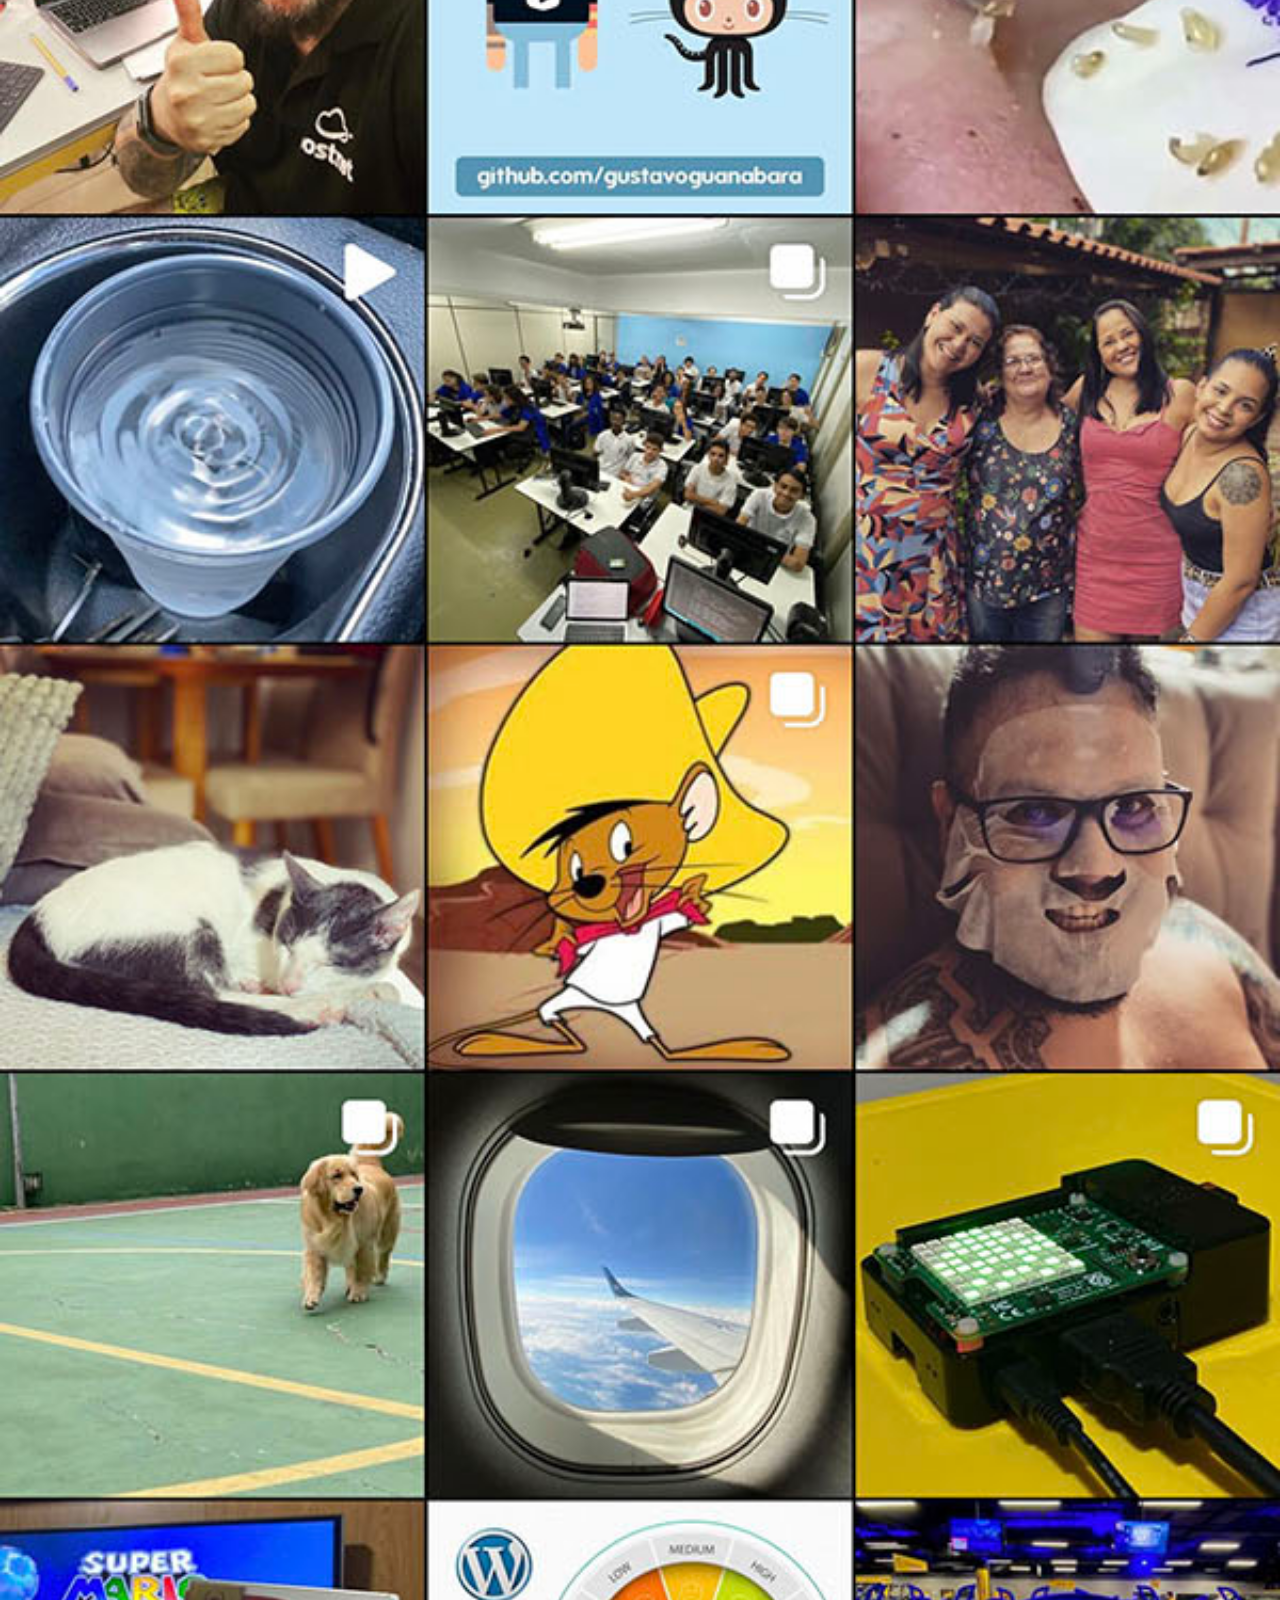
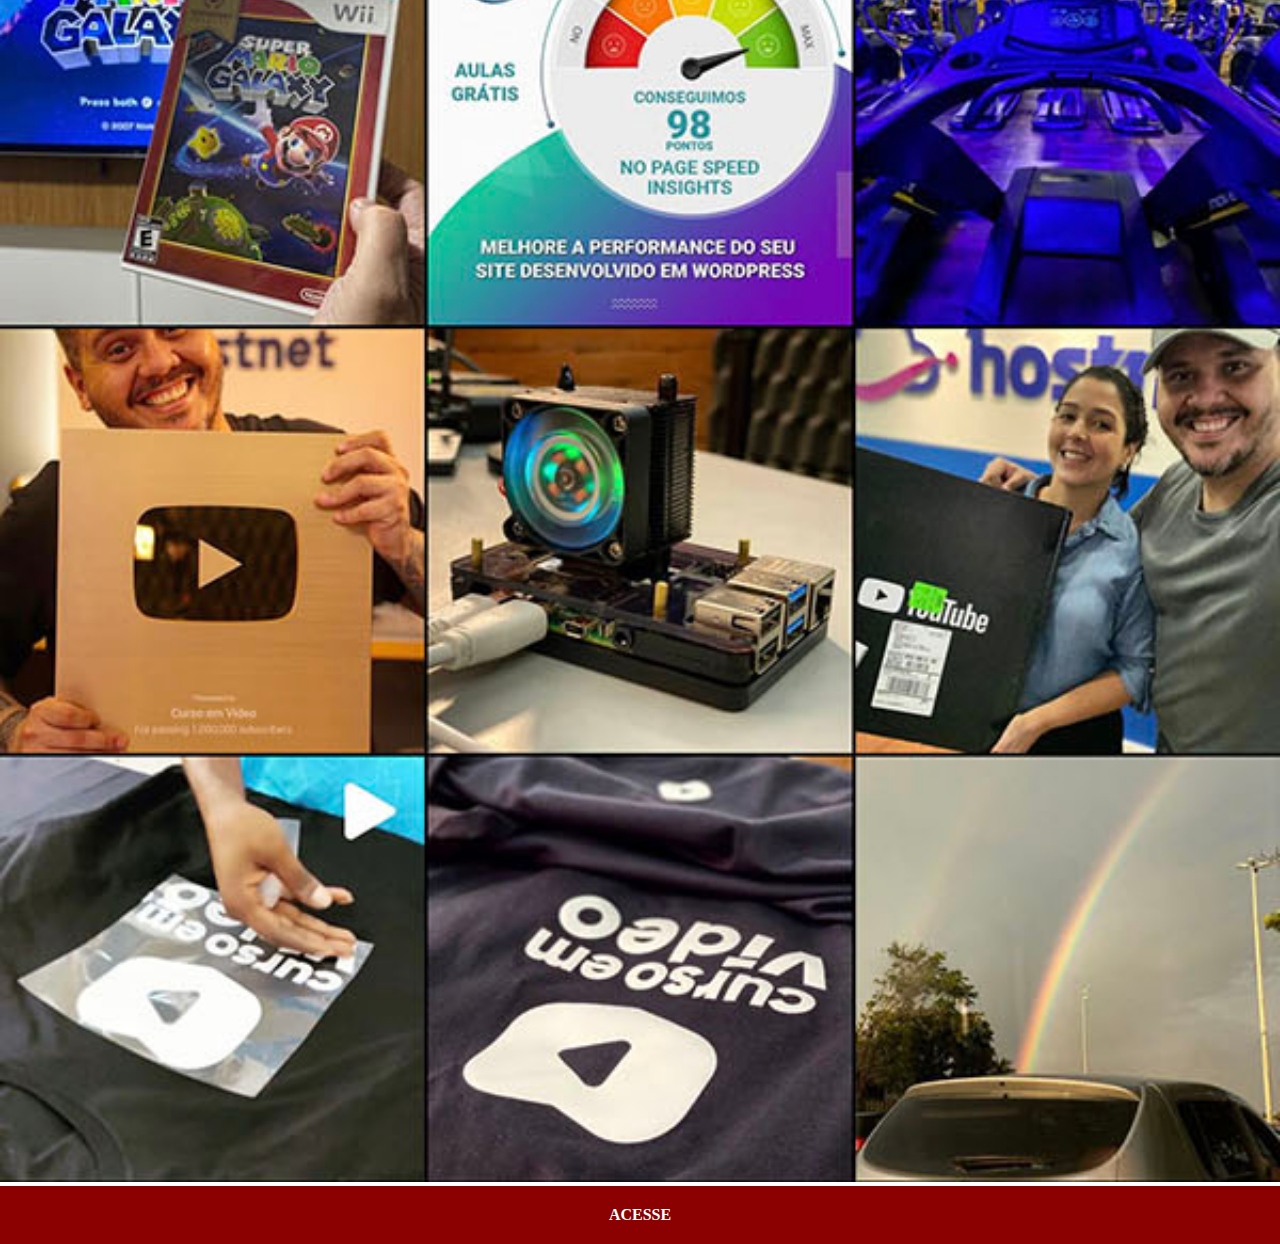
<file: redes/instagram.html>
<!DOCTYPE html>
<html lang="pt-br">
<head>
    <meta charset="UTF-8">
    <meta name="viewport" content="width=device-width, initial-scale=1.0">
    <title>Instagram</title>
    <link rel="stylesheet" href="../estilos/estilos/social.css">
</head>
<body>
        <img src="../pacote-d013/imagens/tela-instagram.jpg" alt="Youtube">
        <a href="../redes/instagram.html" target="_blank">ACESSE</a>

</body>
</html>
</file>
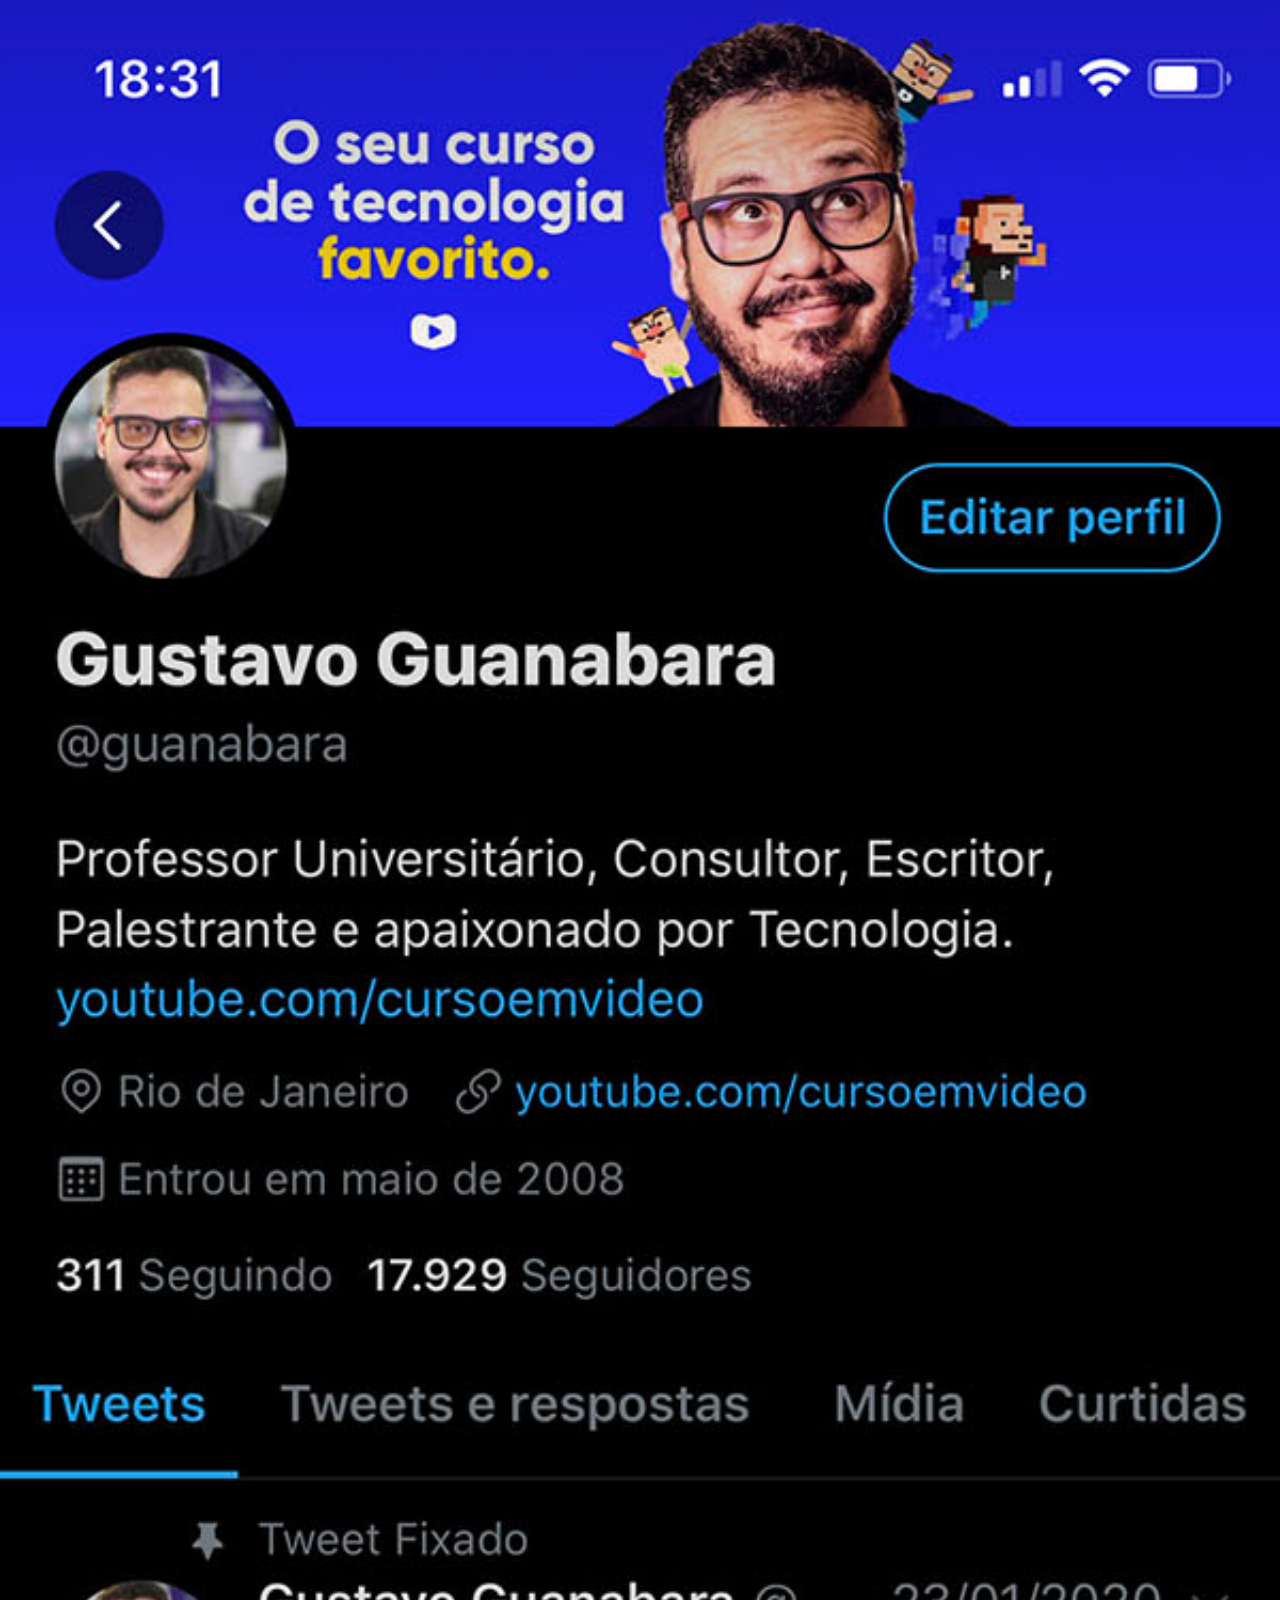
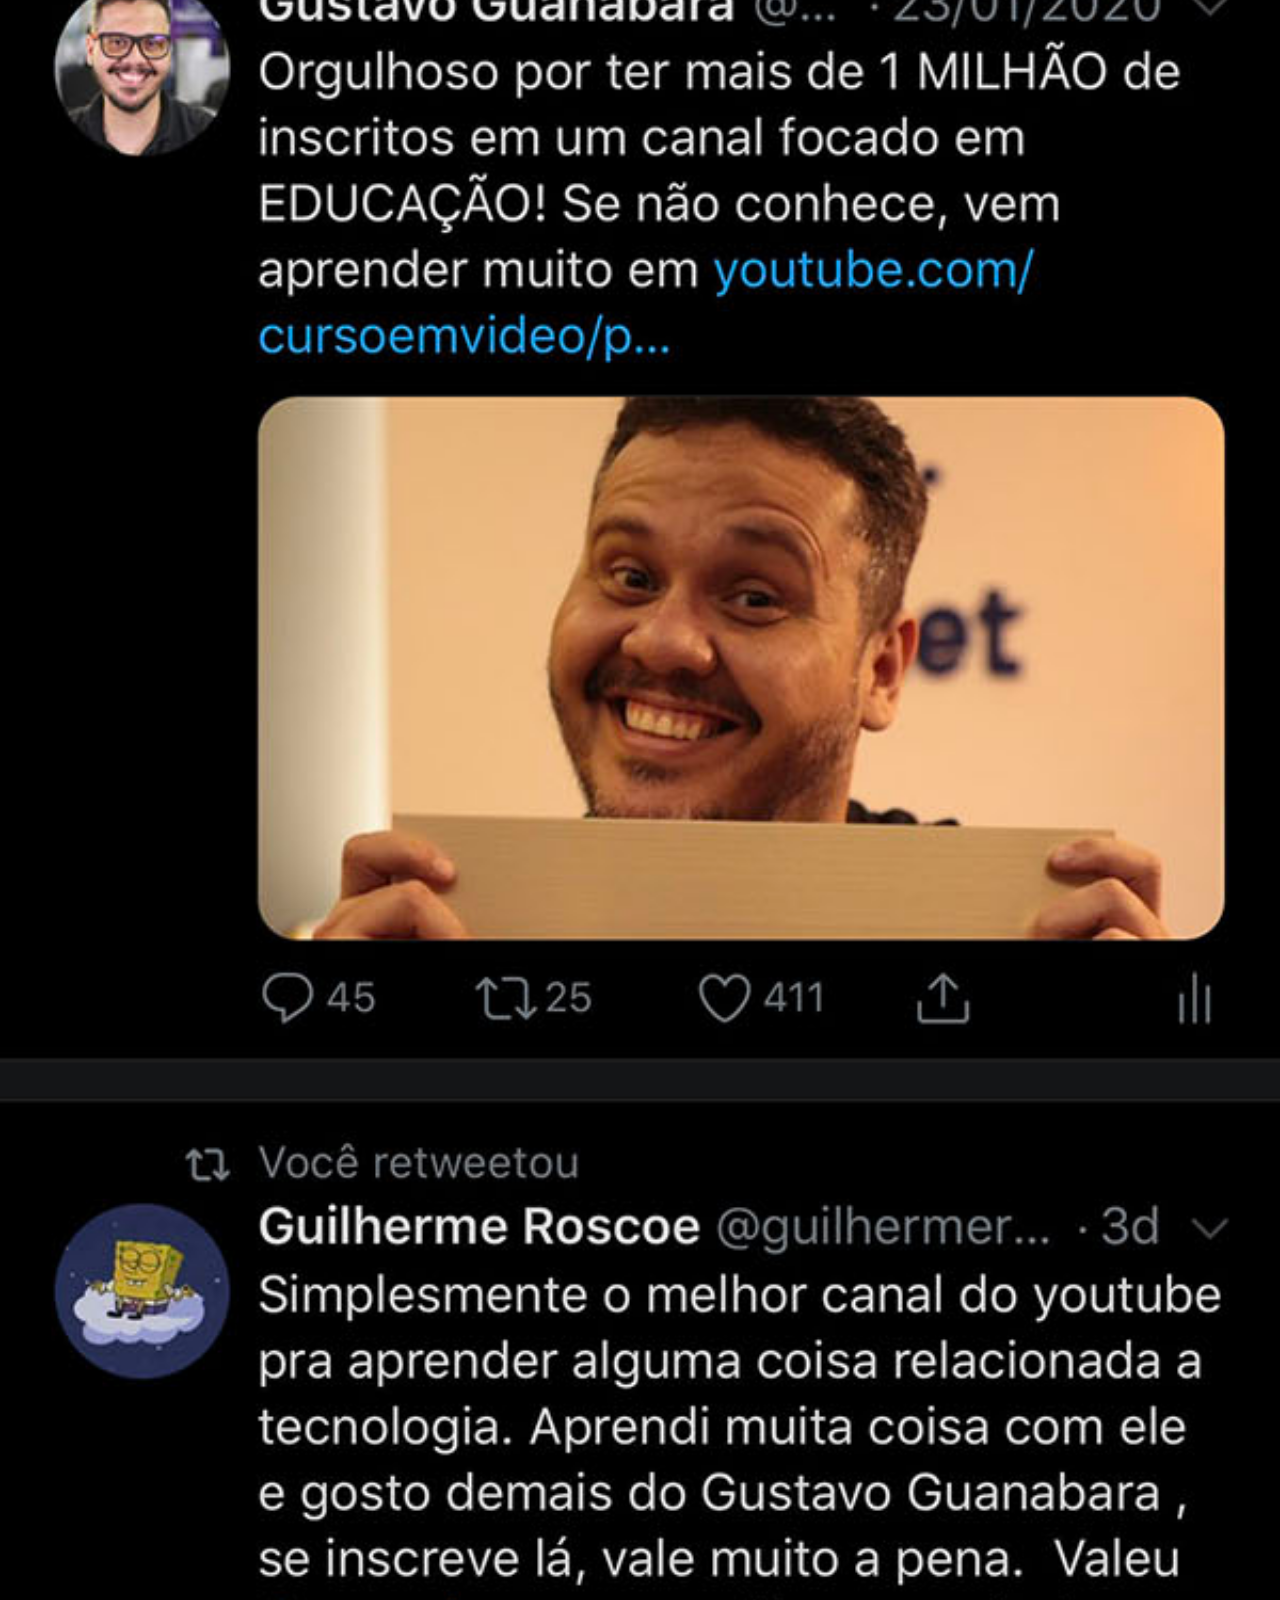
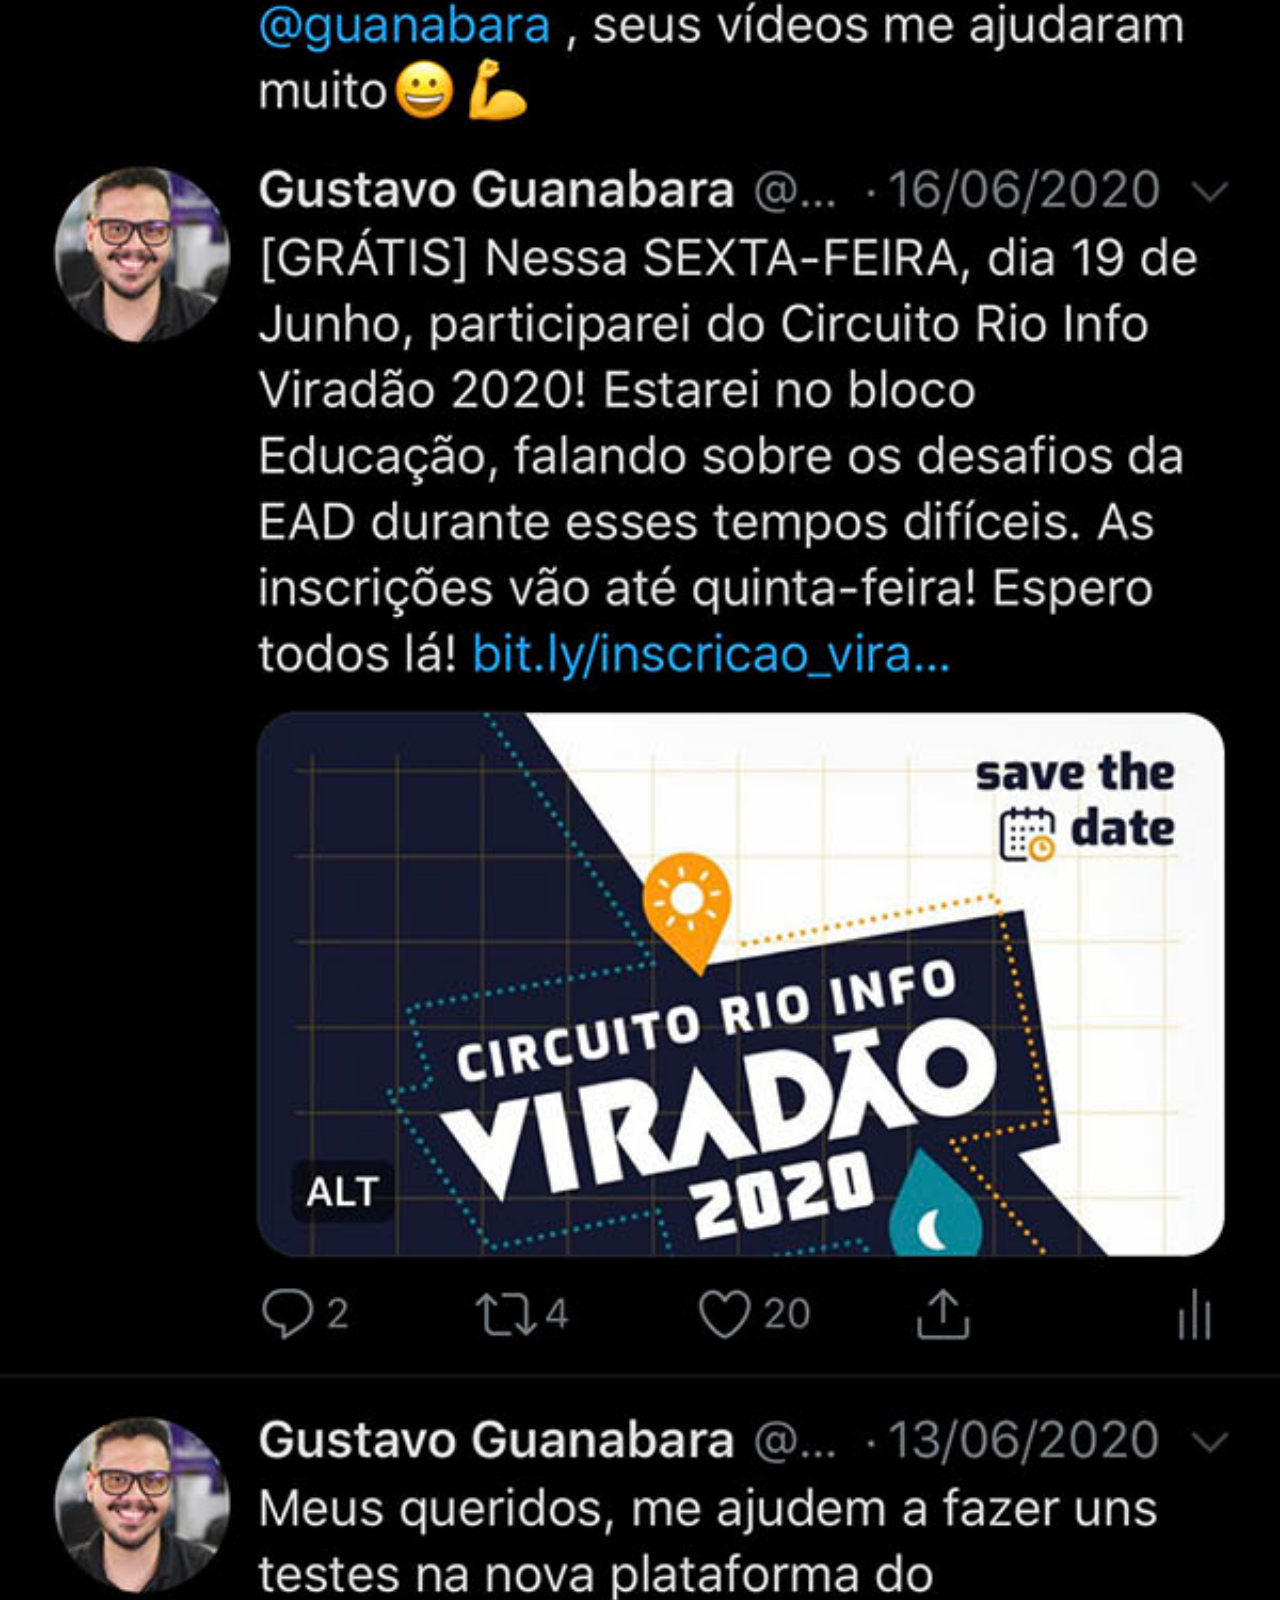
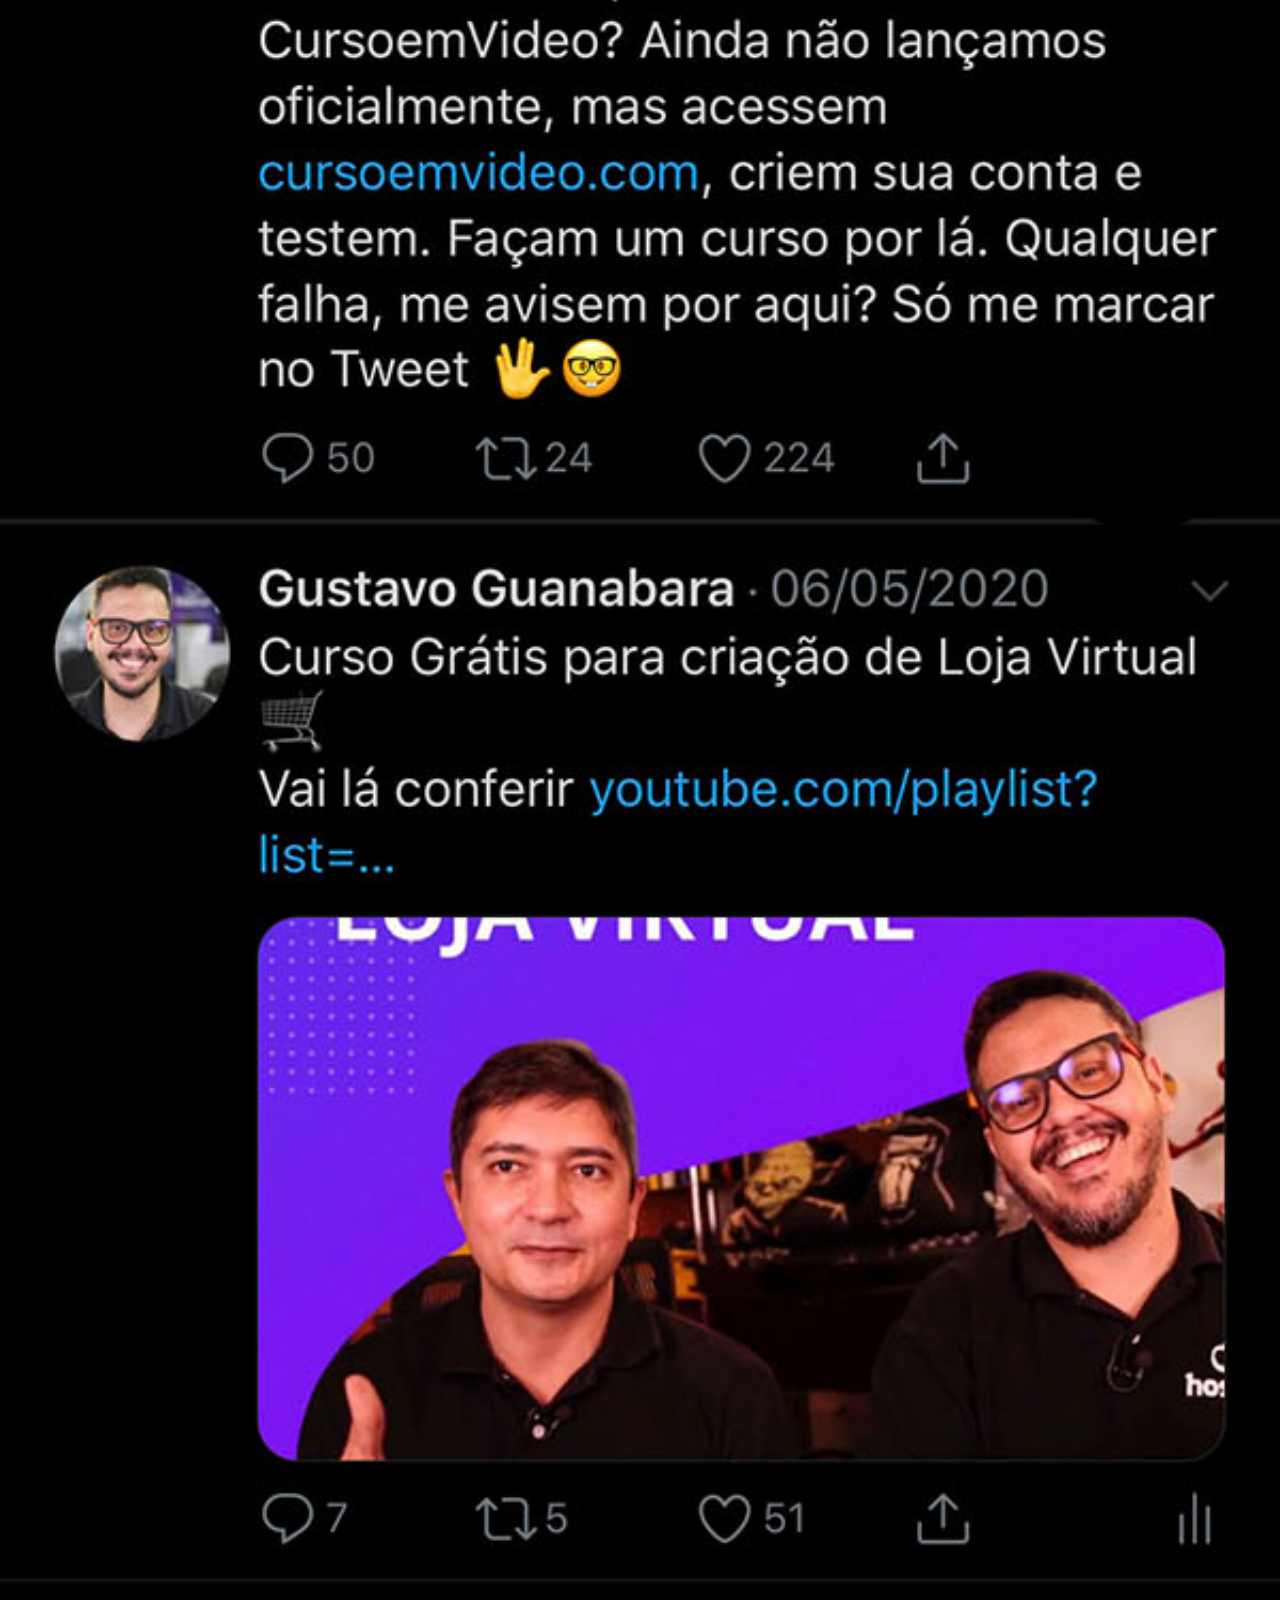
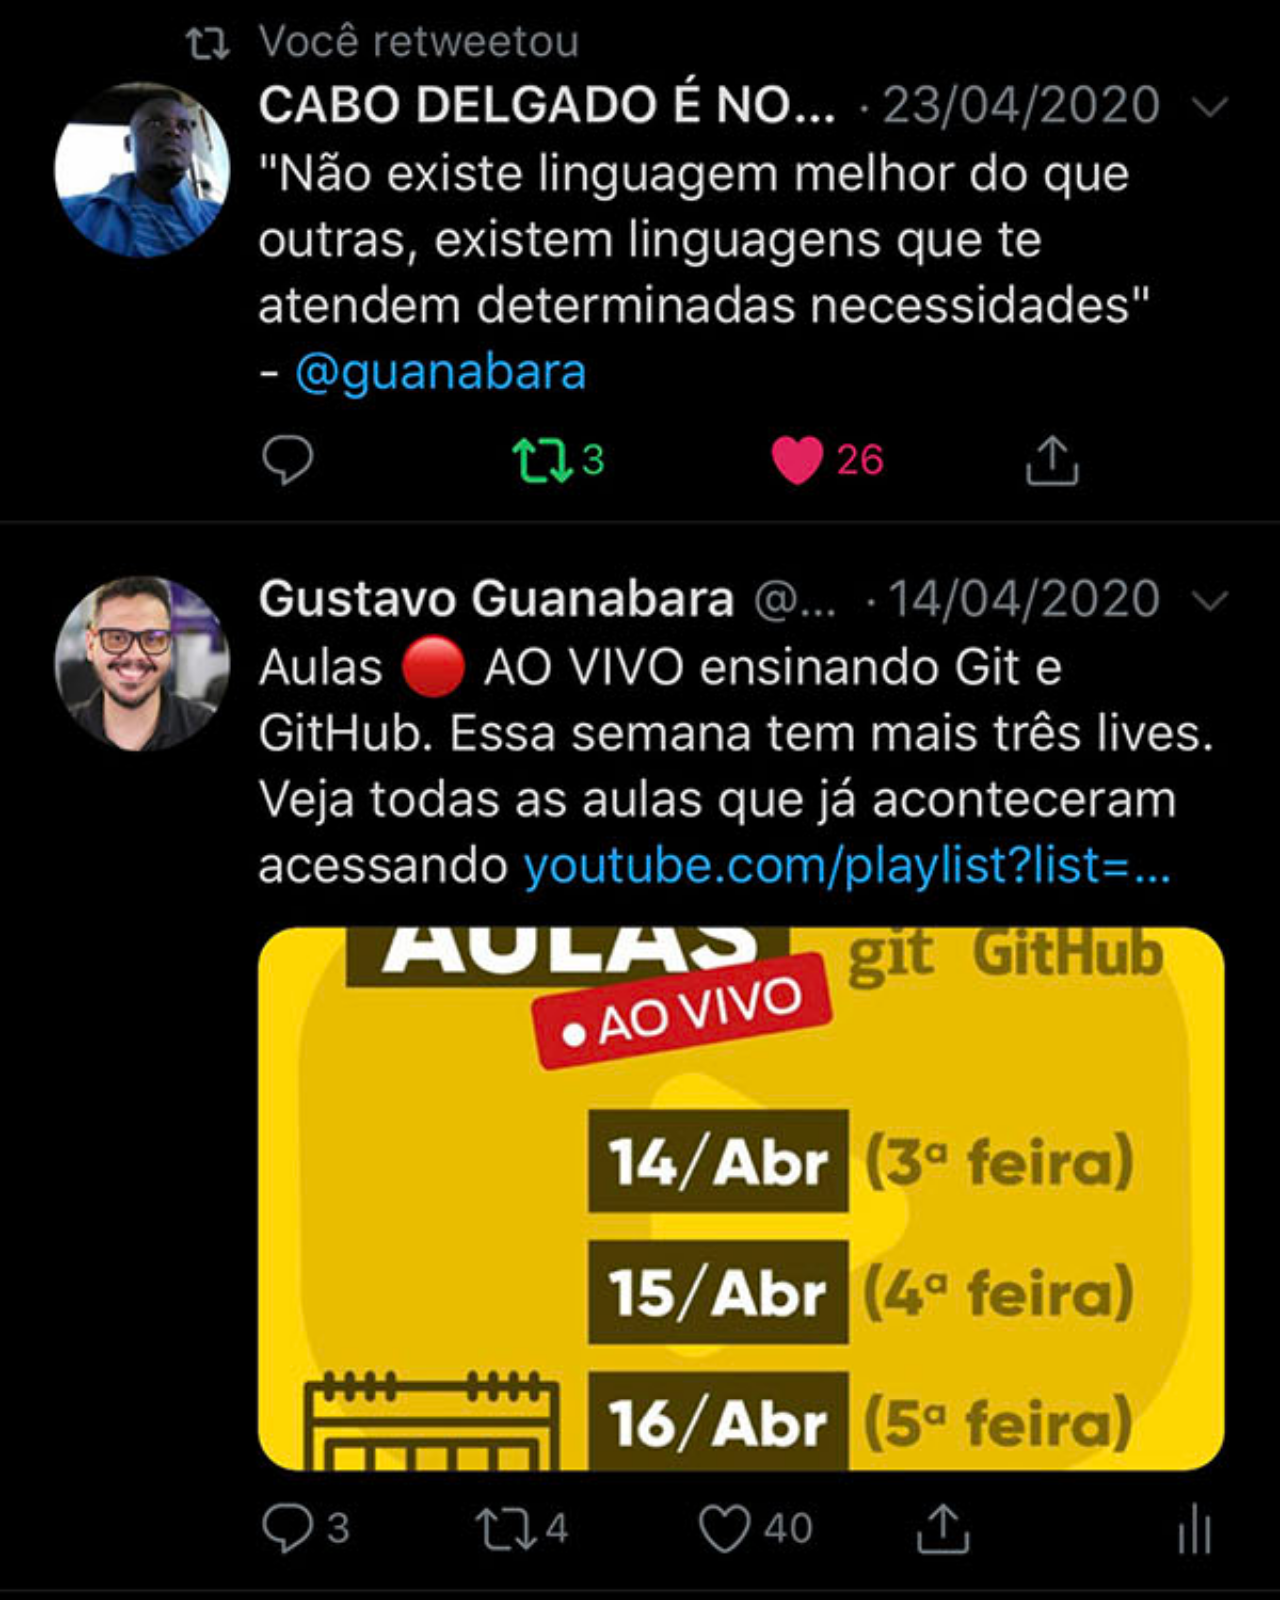
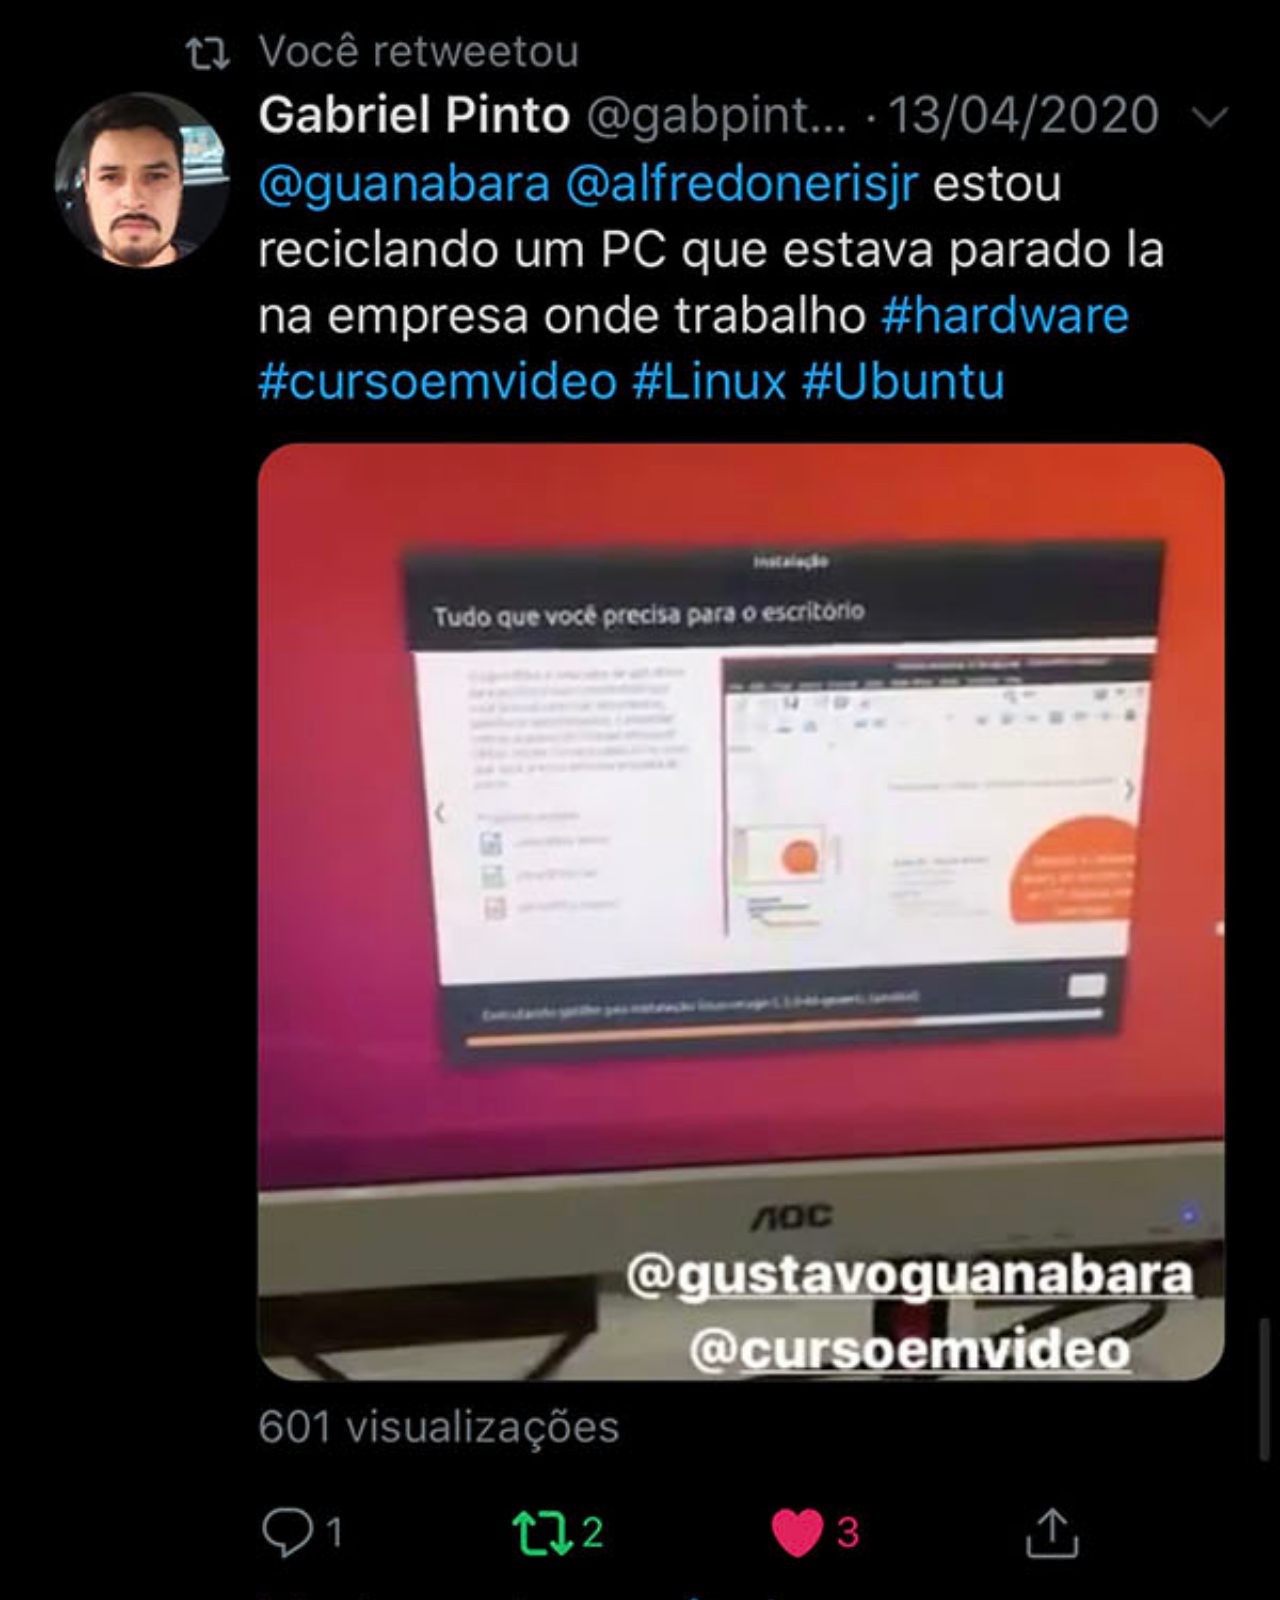
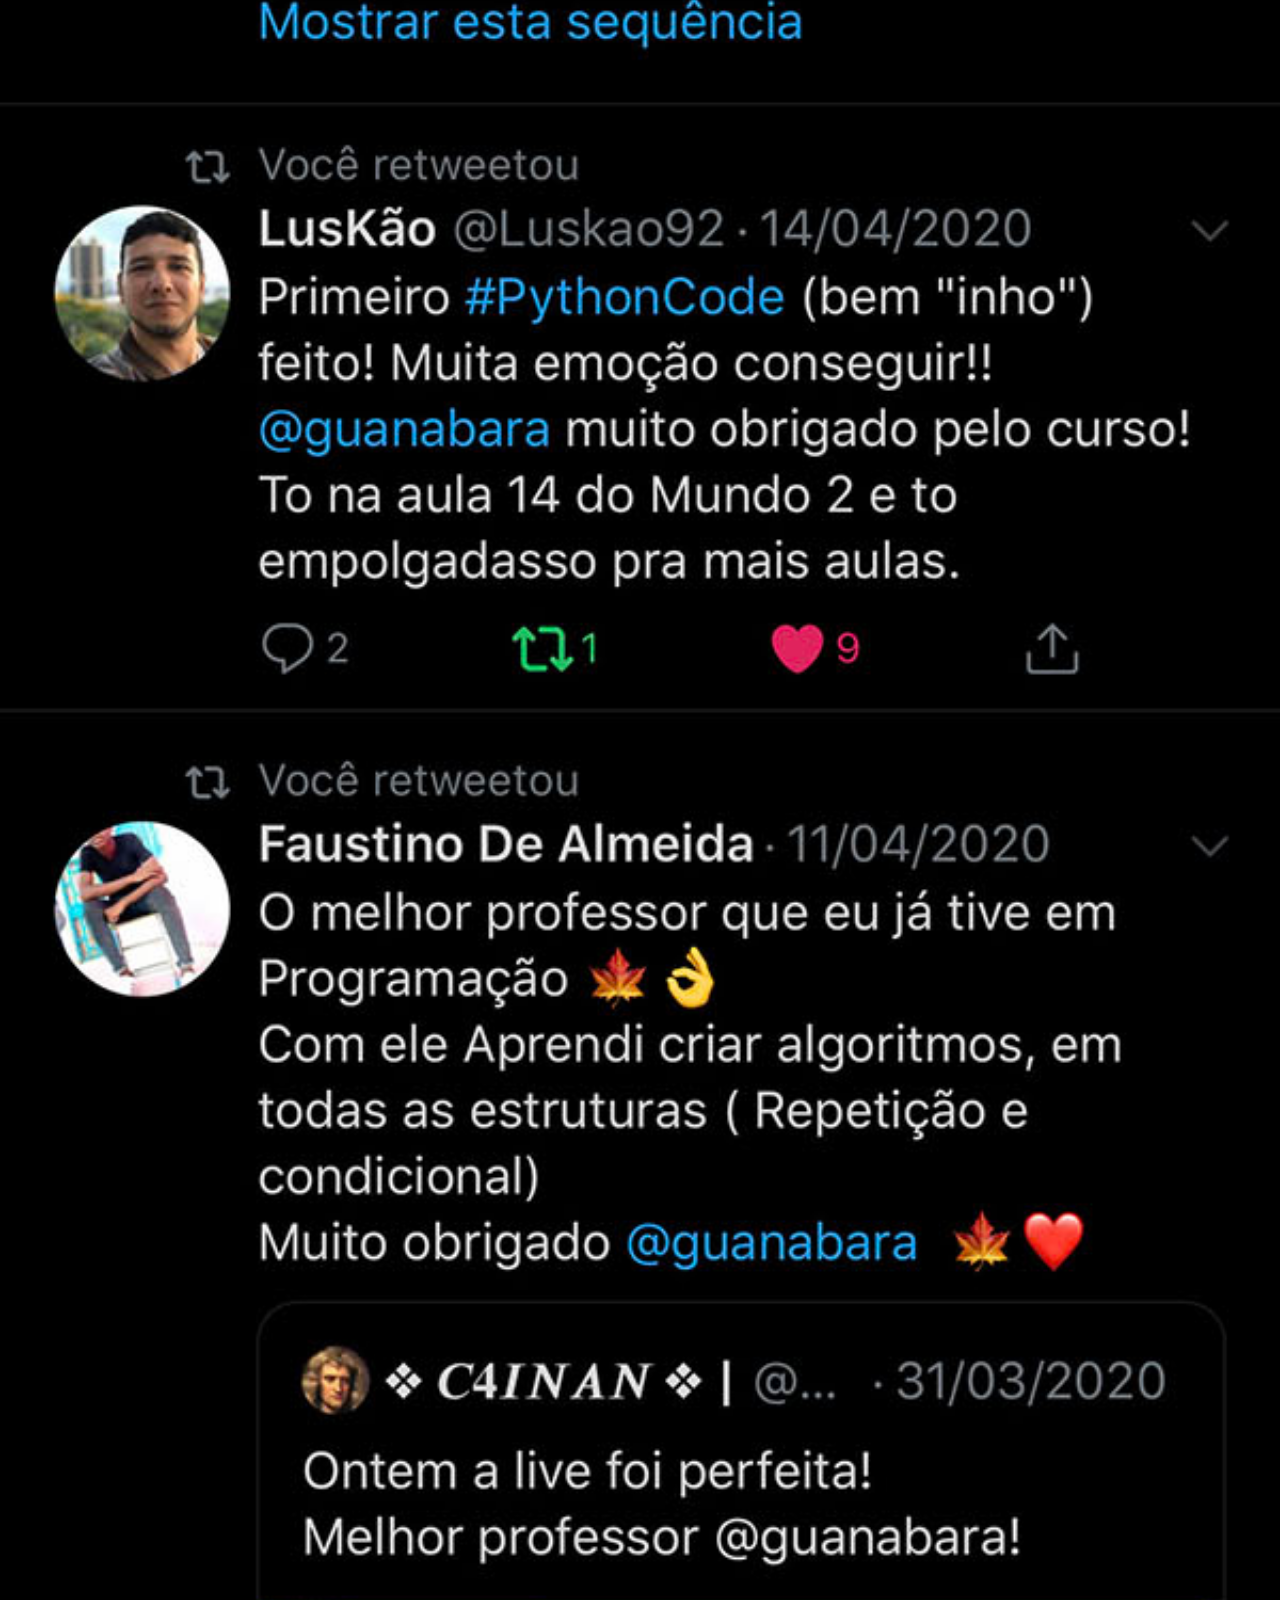
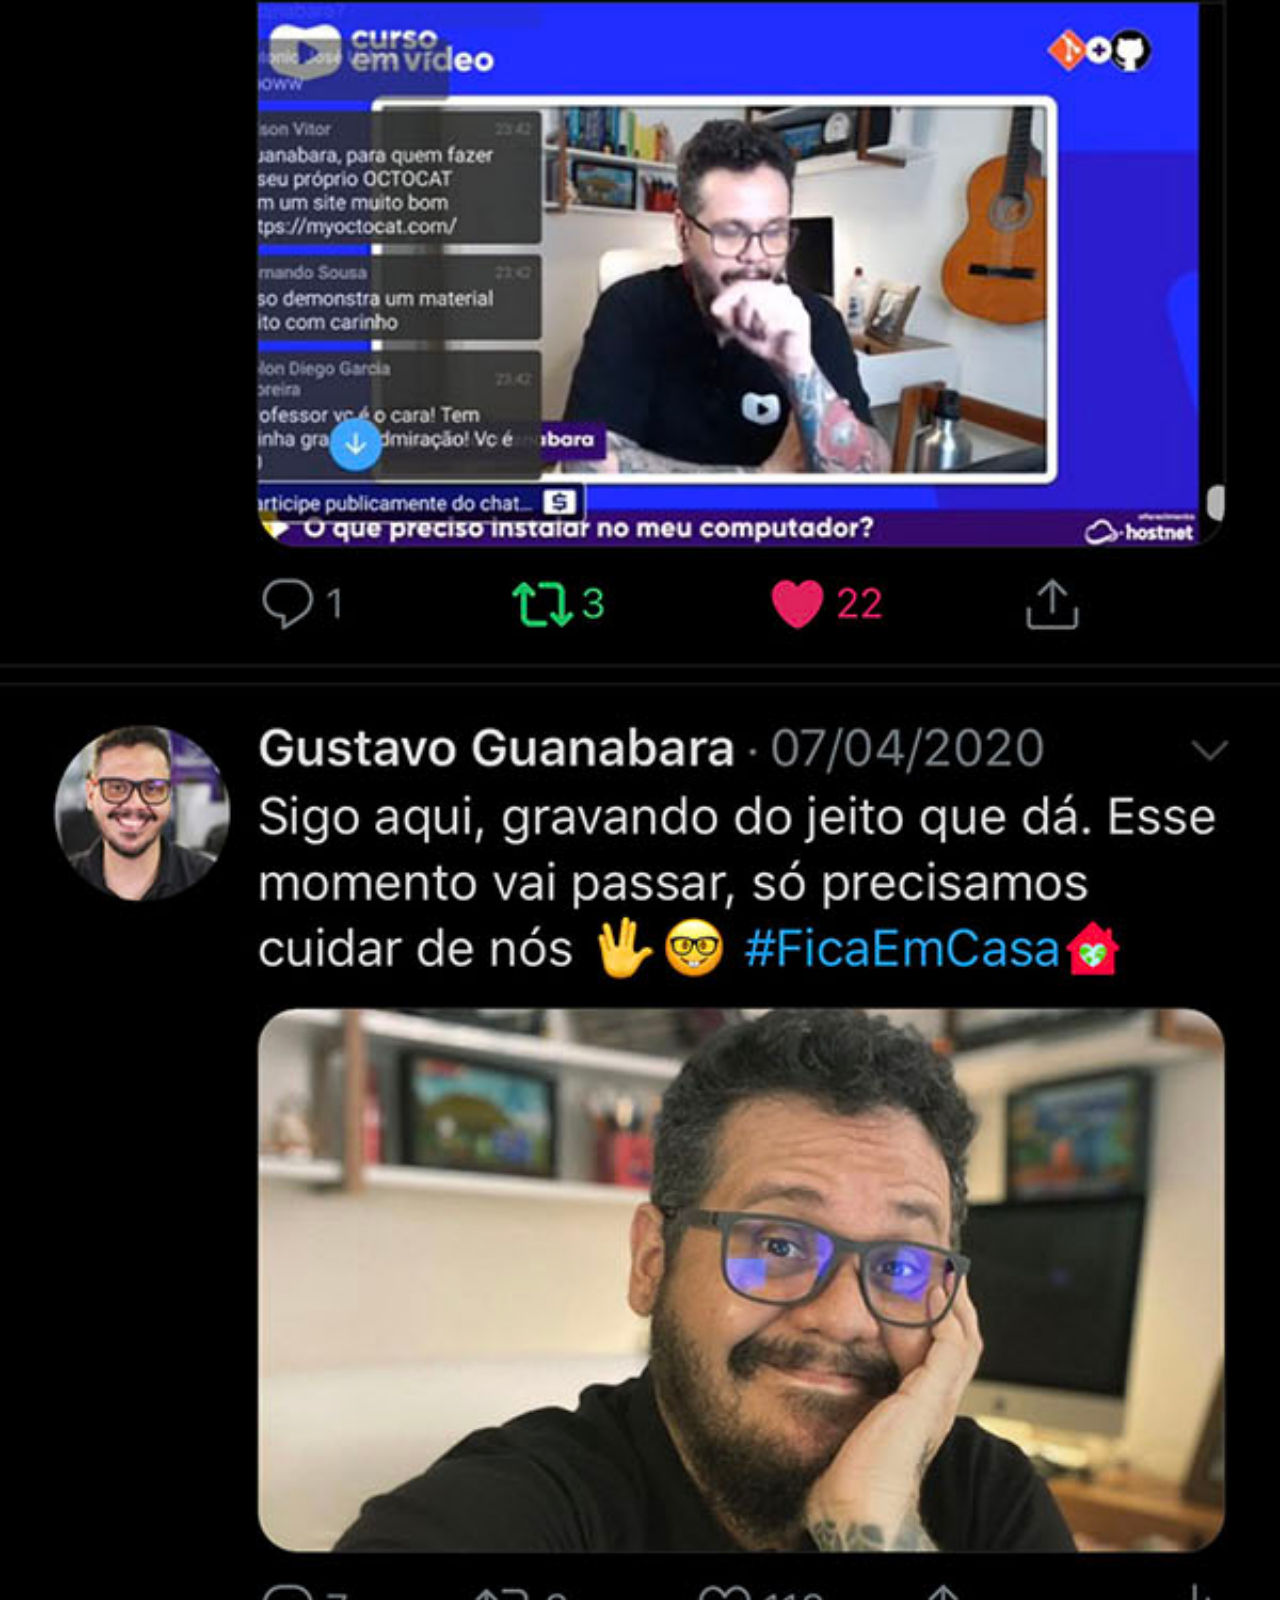
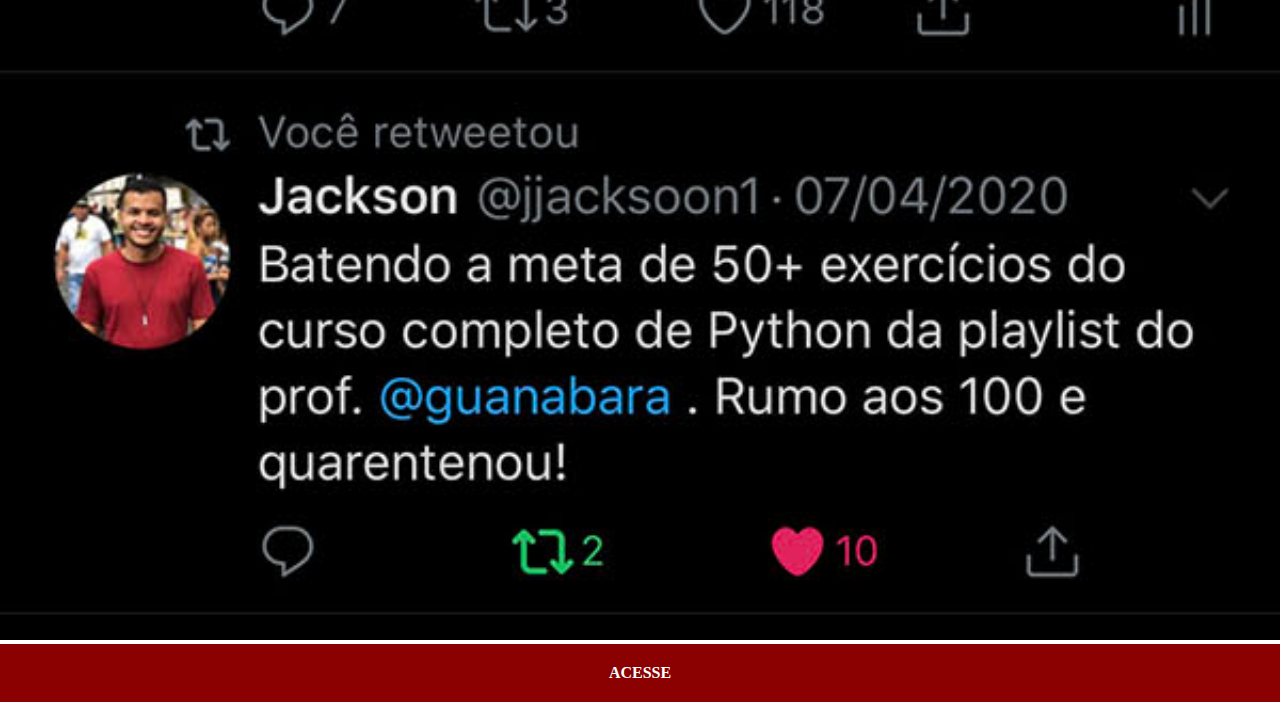
<file: redes/twiter.html>
<!DOCTYPE html>
<html lang="pt-br">
<head>
    <meta charset="UTF-8">
    <meta name="viewport" content="width=device-width, initial-scale=1.0">
    <title>Twitter</title>
    <link rel="stylesheet" href="../estilos/estilos/social.css">
</head>
<body>
      <img src="../pacote-d013/imagens/tela-twitter.jpg" alt="Youtube">
        <a href="https://twitter.com/i/flow/login?input_flow_data=%7B%22requested_variant%22%3A%22eyJsYW5nIjoicHQifQ%3D%3D%22%7D" target="_blank">ACESSE</a>

    
</body>
</html>
</file>
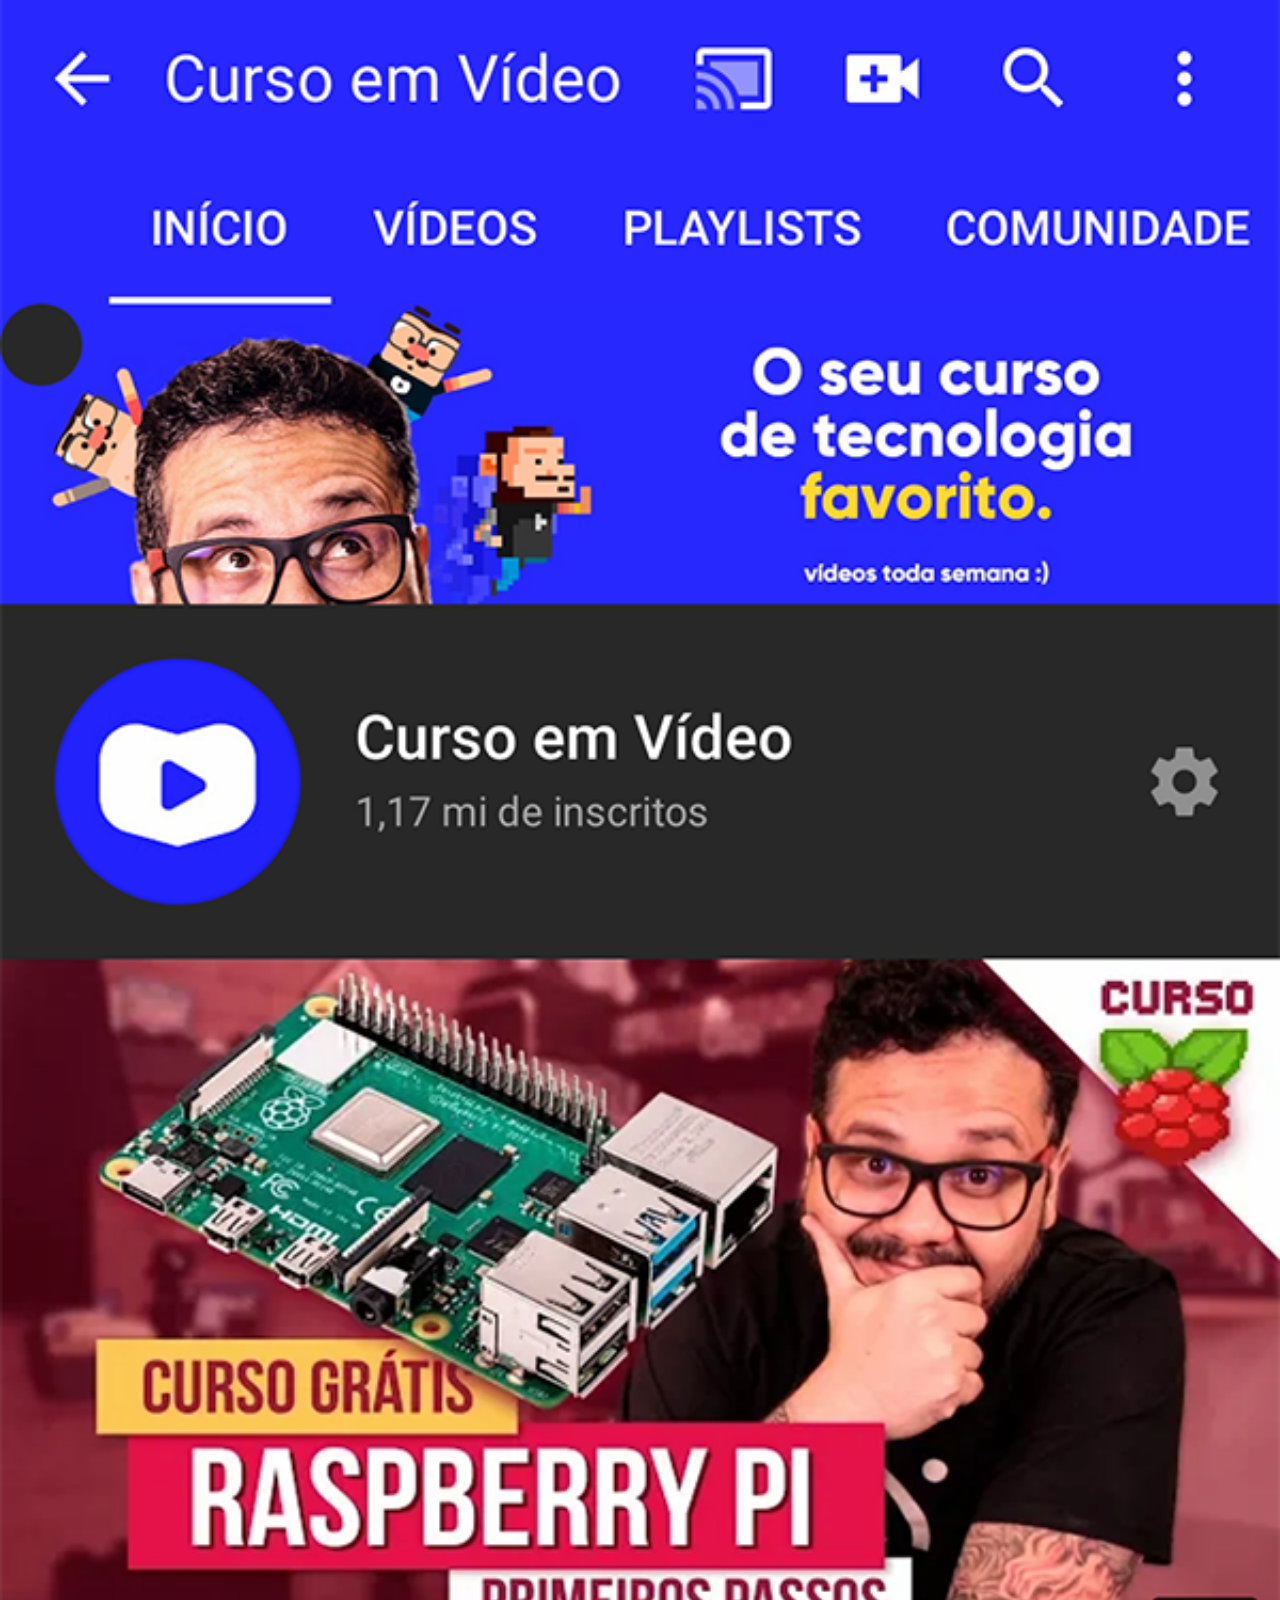
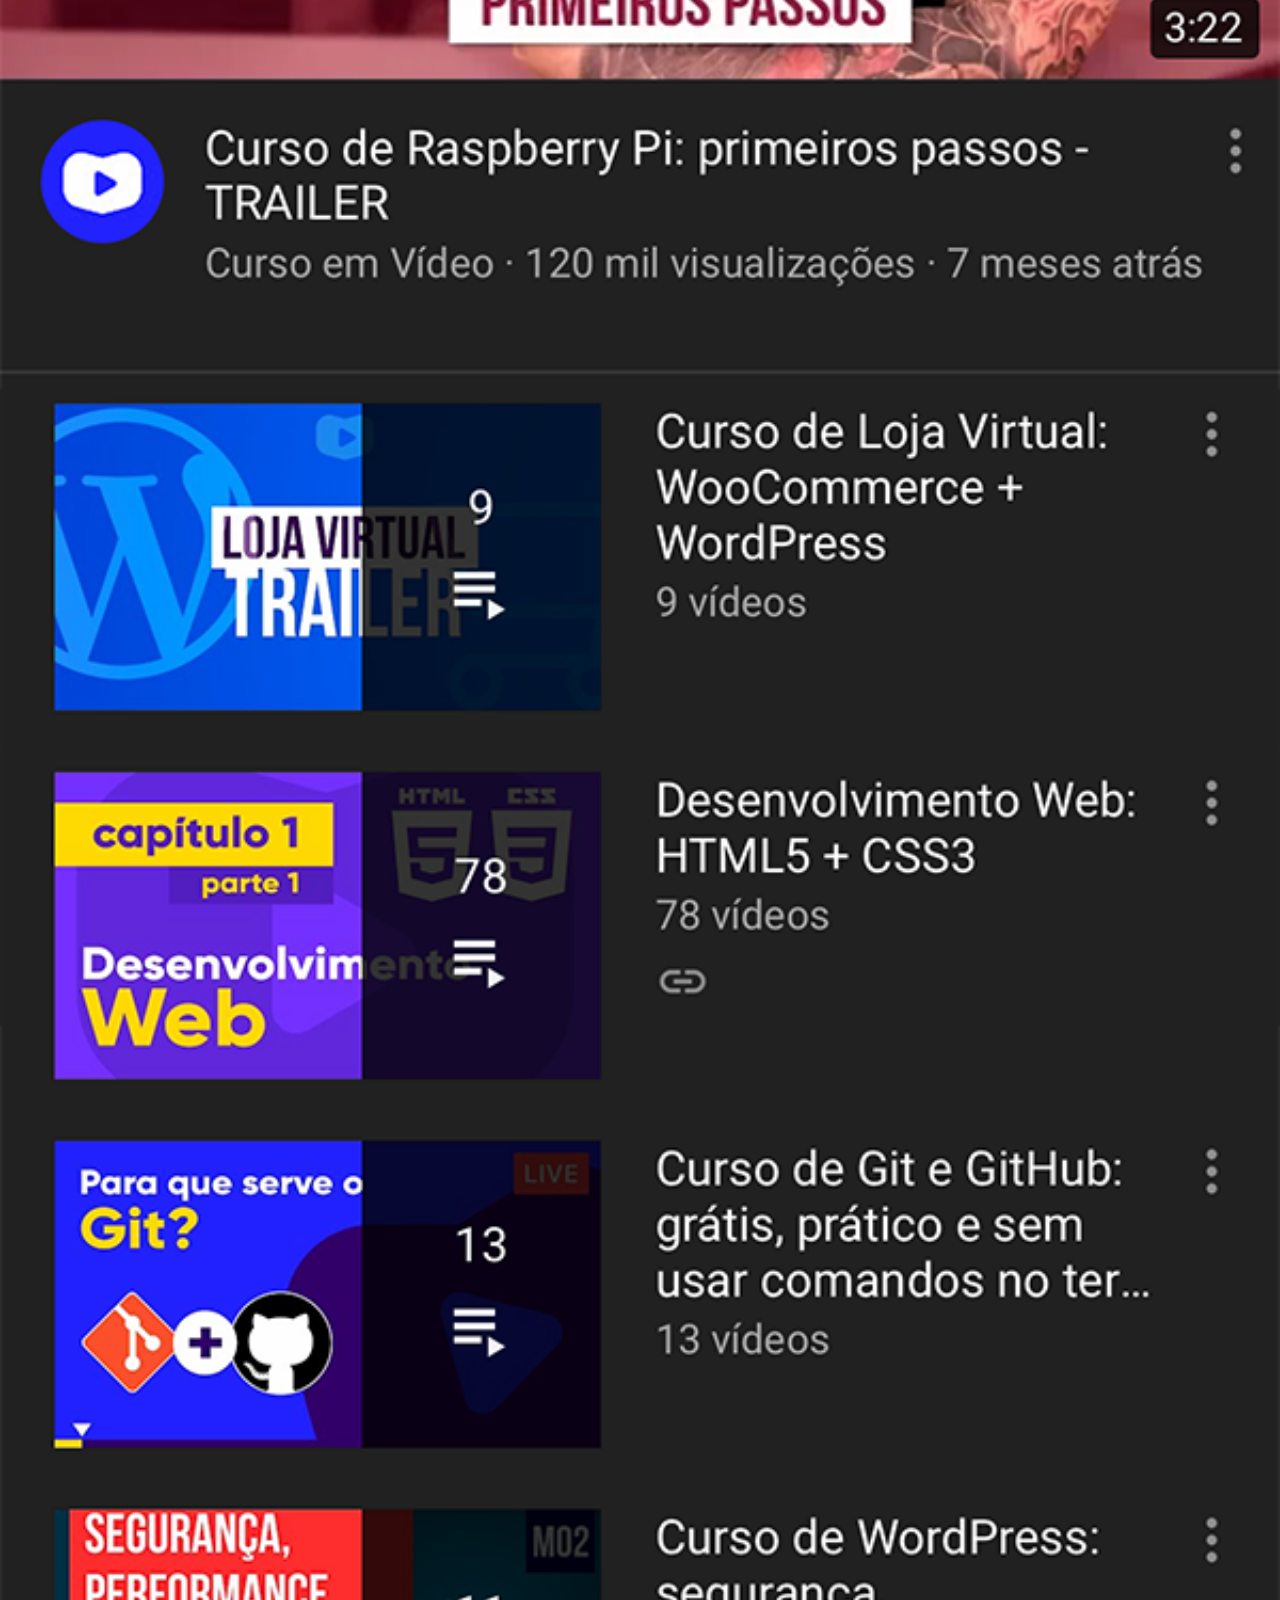
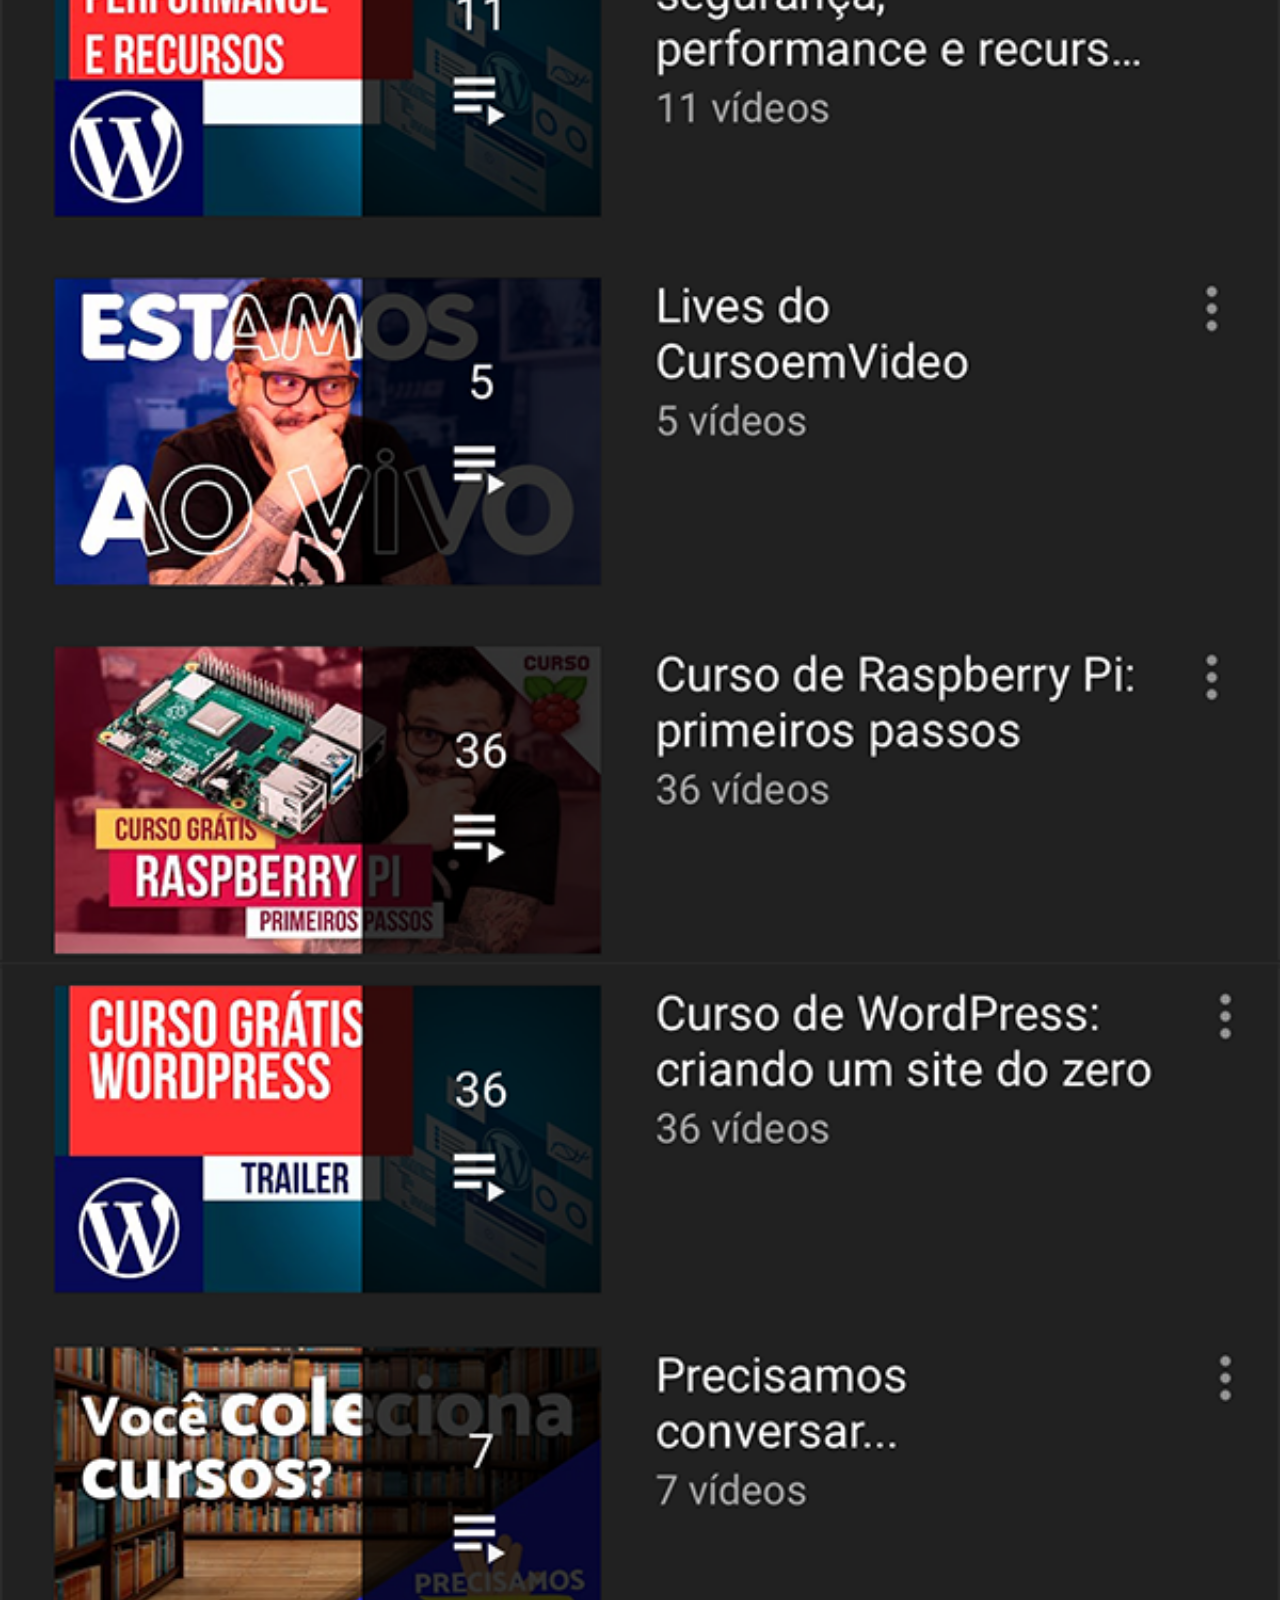
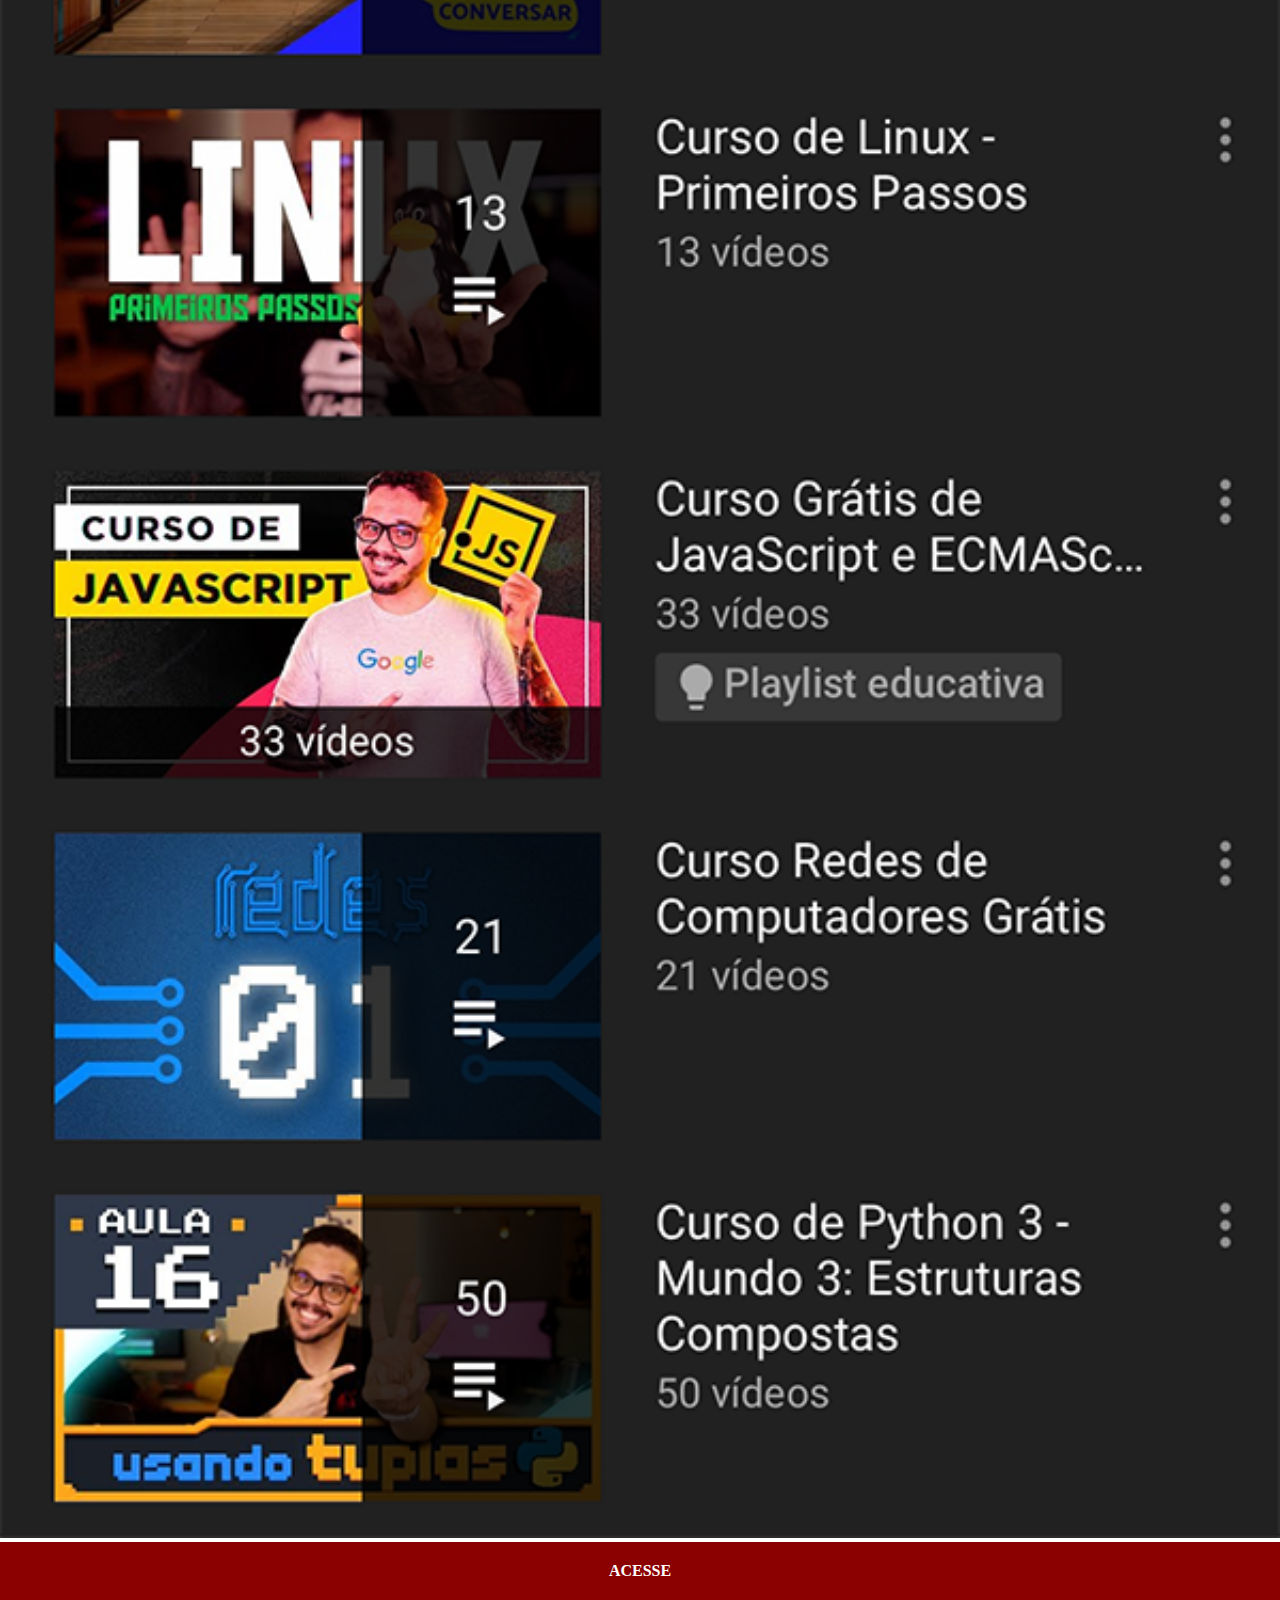
<file: redes/youtube.html>
<!DOCTYPE html>
<html lang="en">
<head>
    <meta charset="UTF-8">
    <meta name="viewport" content="width=device-width, initial-scale=1.0">
    <link rel="stylesheet" href="../estilos/estilos/social.css">
    <title>Youtube</title>
    <style>
    </style>
</head>
<body>
        <img src="../pacote-d013/imagens/tela-youtube.png" alt="Youtube">
        <a href="https://www.youtube.com/@CursoemVideo" target="_blank">ACESSE</a>
 
</body>
</html>
</file>
<file: estilos/estilos/style.css>
@charset "UTF-8";


*{
    margin: 0px;
    padding: 0px;
    font-family: Arial, Helvetica, sans-serif;

}

html, body{

    height: 100vh;
    width: 100vw;
    background-color: black;

}

body{
    background: url('../../imagens/pacote-d013/imagens/fundo-madeira.jpg') no-repeat top center;
    background-size: cover;
    background-attachment: fixed;
}
main{

    position: relative;
    height: 100vh;
    
}

section#telefone{

    position: absolute;
    top: 50%;
    left: 50%;  
    transform:translate(-50%, -50%);

    height: 627px;
    width: 311px;
    
    background: url(../../imagens/pacote-d013/imagens/frame-iphone.png) no-repeat;
    
    
}

section#telefone > iframe{

    position: relative;
    top: 13%;
    left: 22px;

    height: 468px;
    width: 266px;
    
    
}

section#redes-sociais img{
  
    height: 50px;
    margin: 10px;
    border-radius: 50%;
    box-shadow: 2px 2px 5px rgba(0, 0, 0, 0.400);
    box-sizing: border-box; /* faz a borda fazer parte da caixa*/
    

}

section#redes-sociais{
    
    height:450px ;
    text-align: right;
    
    padding-top: 200px;
    
}

section#redes-sociais img:hover{
    border: 2px solid rgba(255, 255, 255, 0.479);
    transform: translate(-5%,-5%);
    transition: transform .2s, border 0.1s;
    box-shadow: 5px 5px 10px rgba(0, 0, 0, 0.541);

}
</file>
<file: estilos/estilos/social.css>
@charset "UTF-8";
 
*{
    margin: 0px;
    padding: 0px;
}

::-webkit-scrollbar{

    display: none;
   
    
}

img{
    width: 100vw;
}
a{

    display: block;
    background-color: darkred;
    color:white;
    padding: 20px;
    text-align: center;
    font-weight: bolder;
    text-decoration: none;
}

a:hover{
    text-decoration:dotted;
}
</file>
